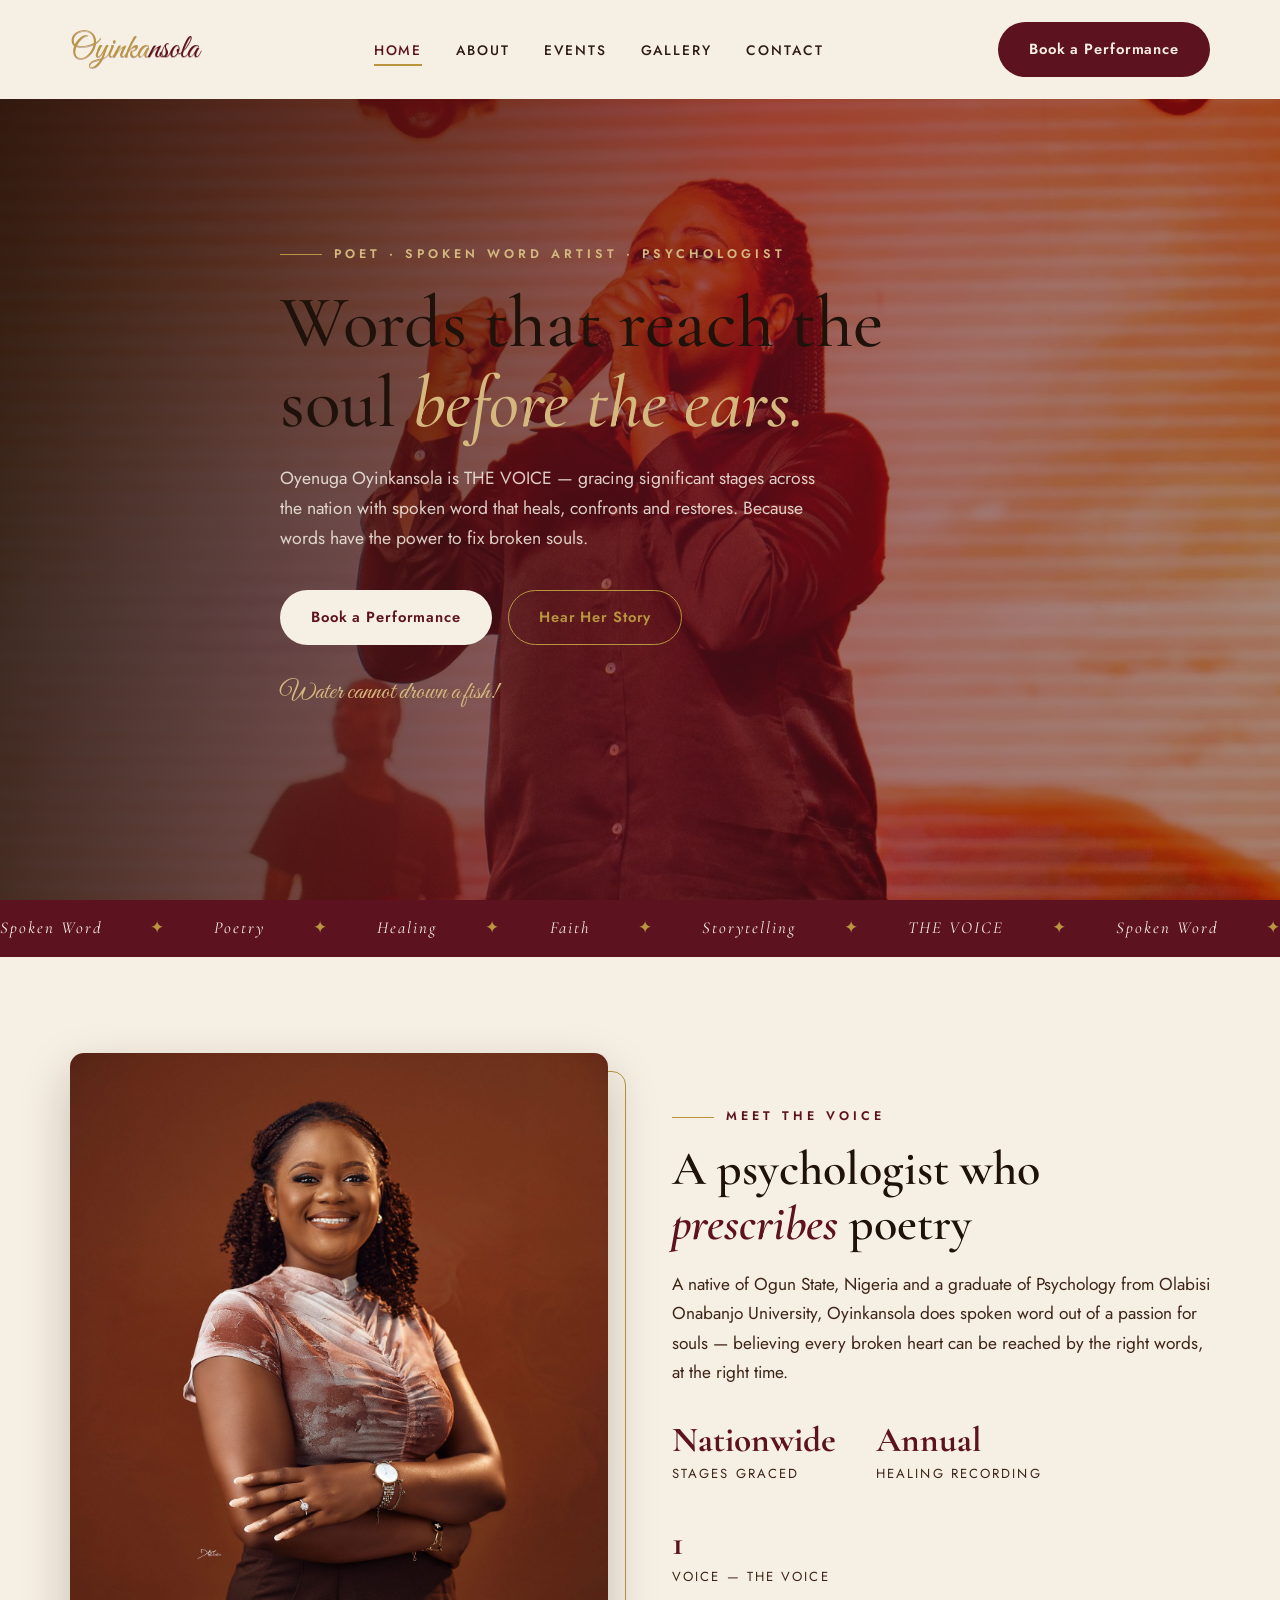
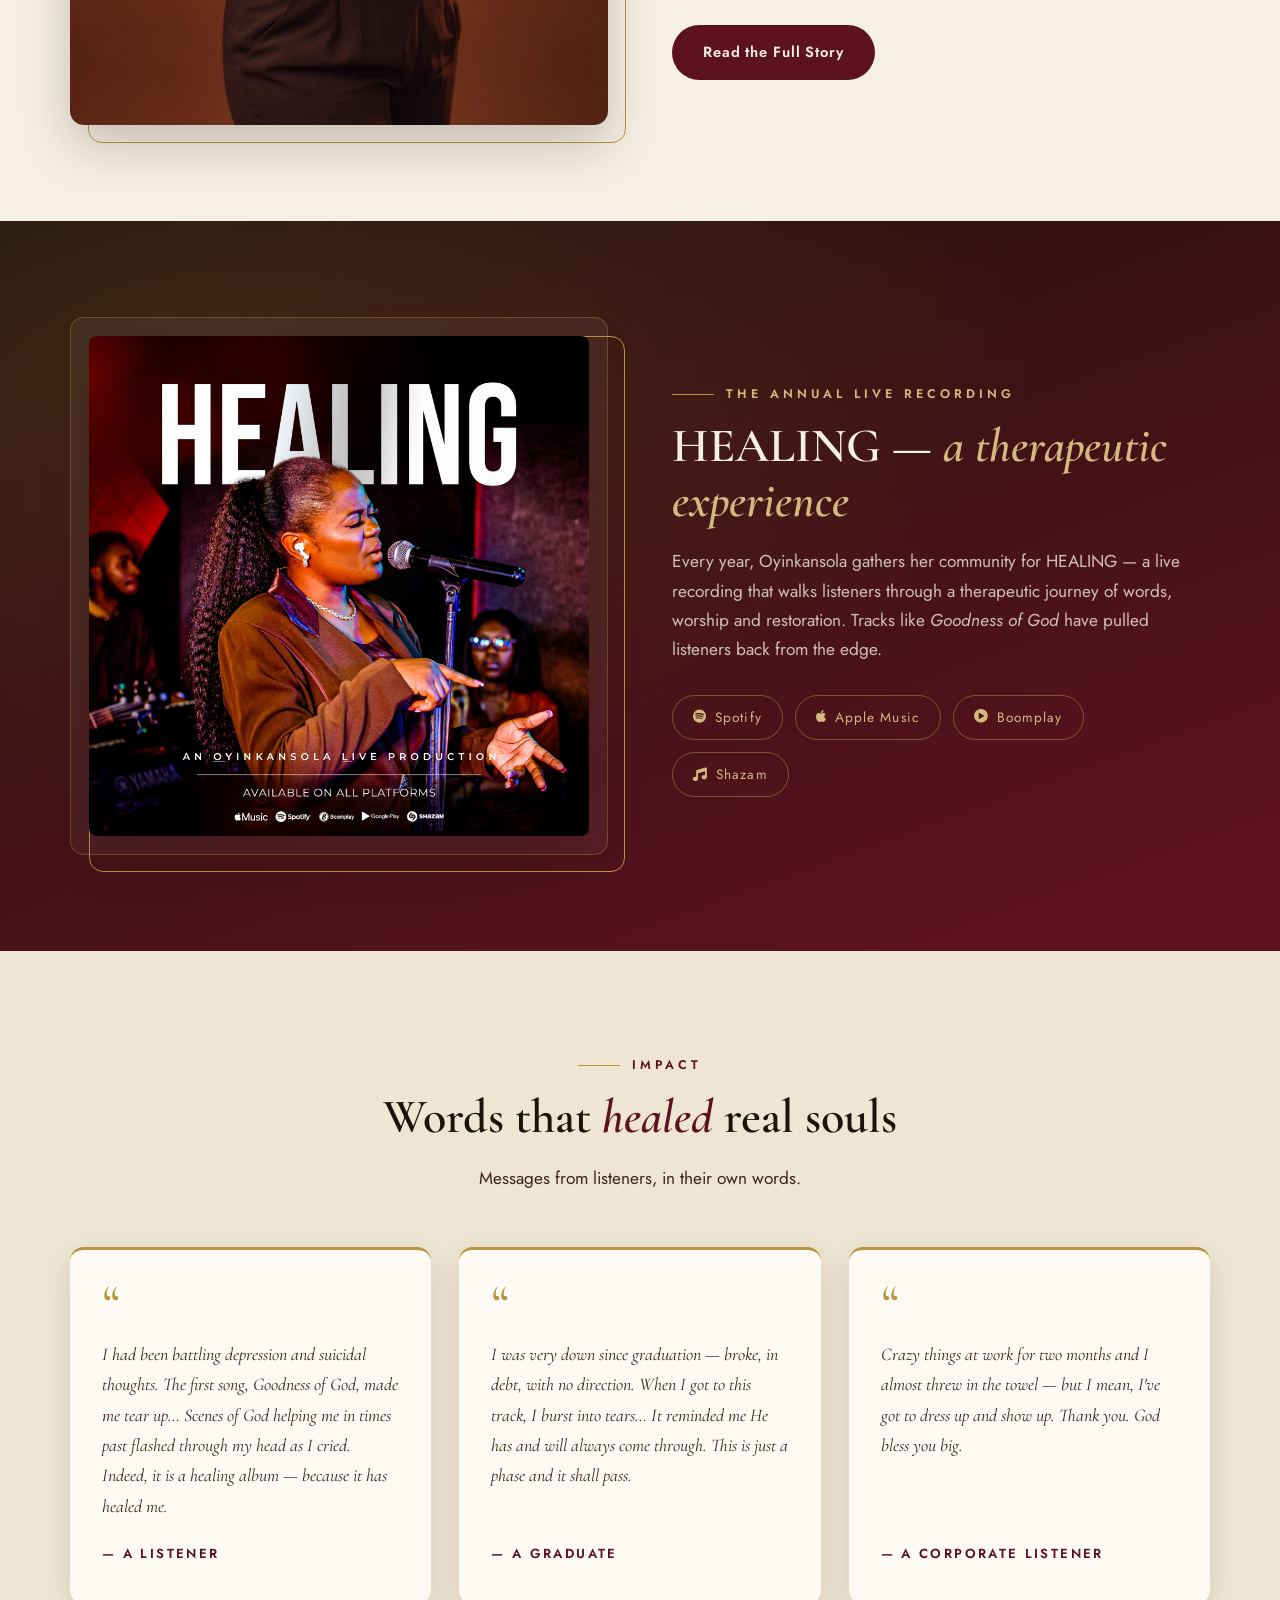
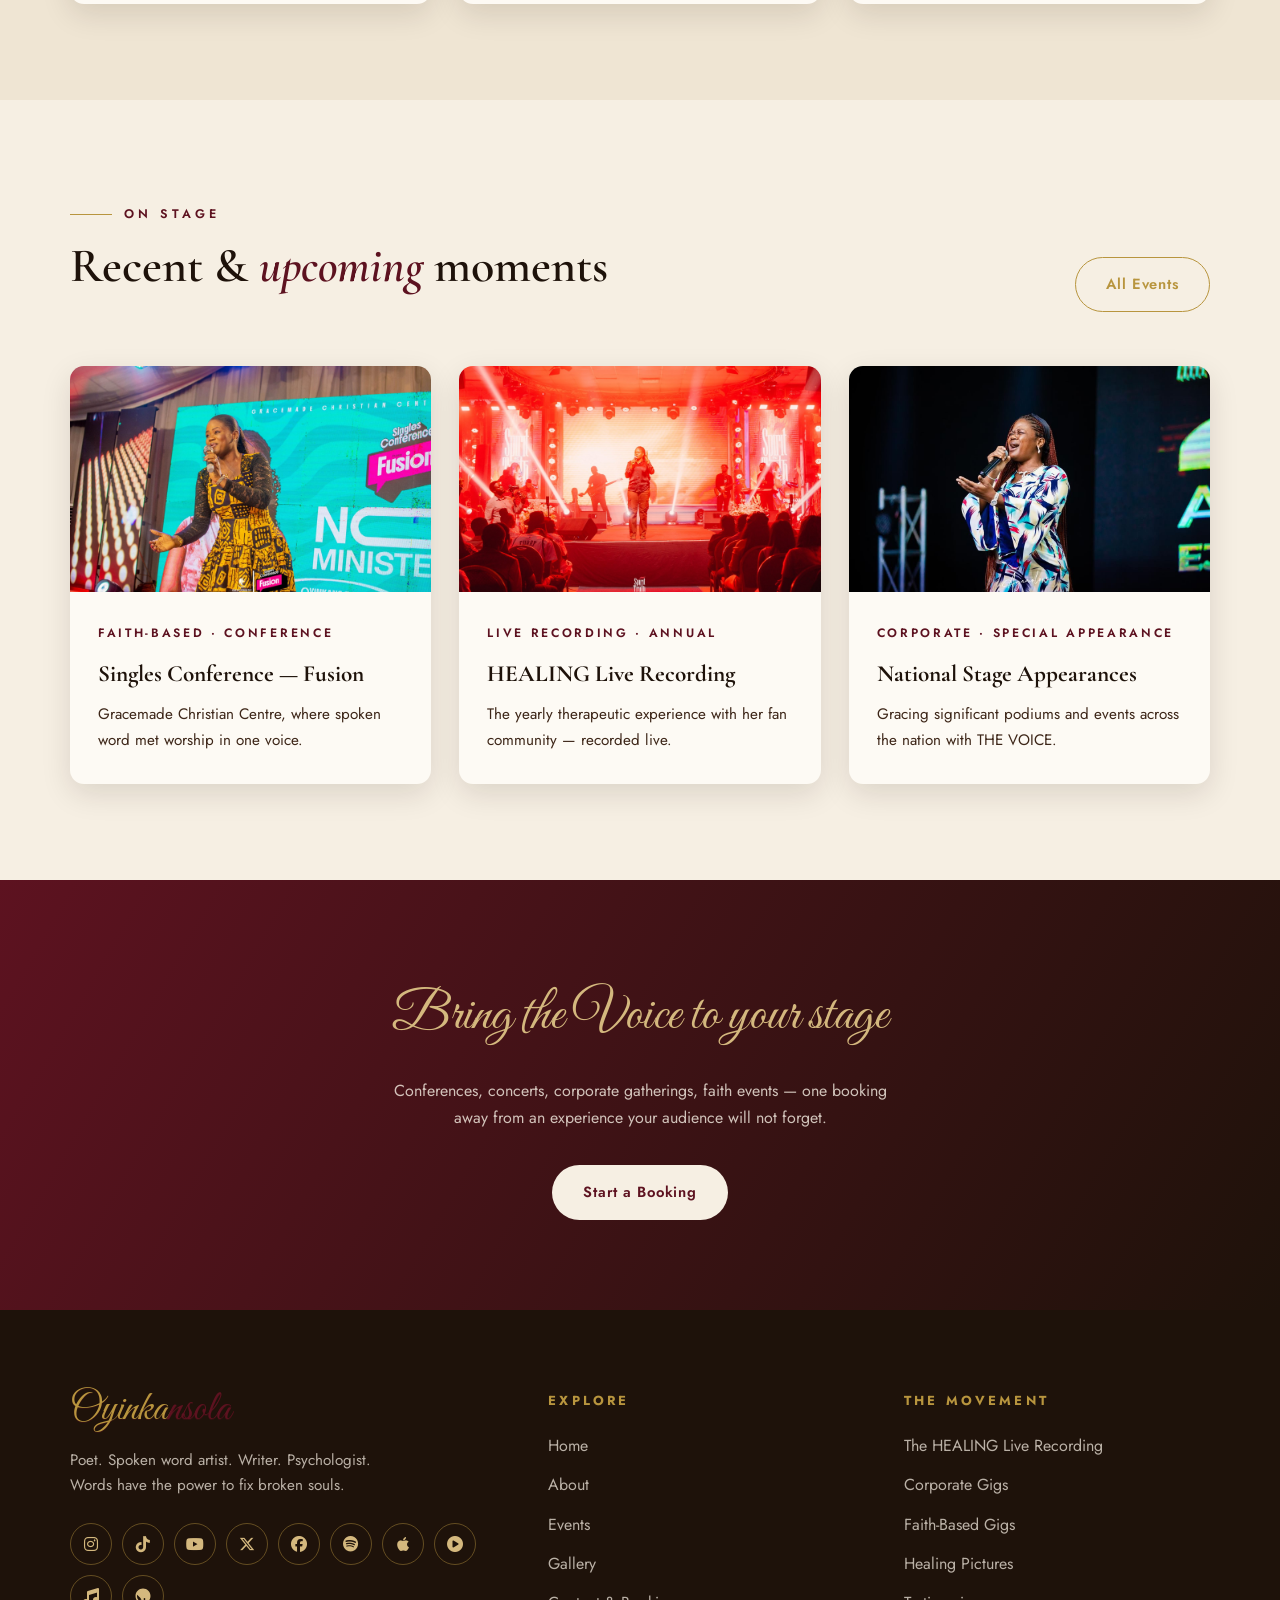
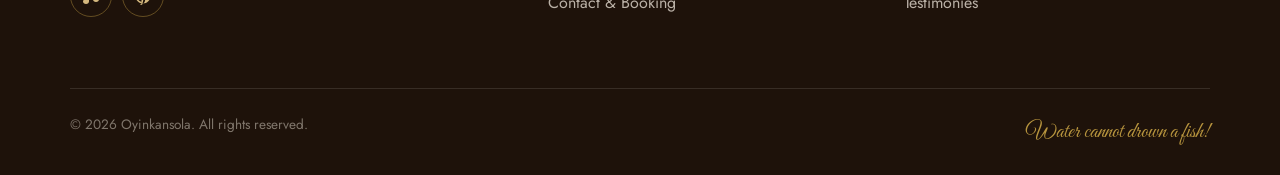
<file: index.html>
<!DOCTYPE html>
<html lang="en">
<head>
<meta charset="UTF-8">
<meta name="viewport" content="width=device-width, initial-scale=1.0">
<title>Oyinkansola — Spoken Word Artist | The Voice</title>
<meta name="description" content="Oyenuga Oyinkansola — poet, spoken word artist, writer and psychologist. Words have the power to fix broken souls.">
<link rel="preconnect" href="https://fonts.googleapis.com">
<link rel="preconnect" href="https://fonts.gstatic.com" crossorigin>
<link href="https://fonts.googleapis.com/css2?family=Great+Vibes&family=Cormorant+Garamond:ital,wght@0,400;0,500;0,600;1,400;1,500&family=Jost:wght@300;400;500;600&display=swap" rel="stylesheet">
<link rel="stylesheet" href="https://cdnjs.cloudflare.com/ajax/libs/font-awesome/6.5.1/css/all.min.css">
<link rel="stylesheet" href="css/style.css">
<link rel="icon" href="data:image/svg+xml,<svg xmlns='http://www.w3.org/2000/svg' viewBox='0 0 100 100'><text y='.9em' font-size='90' font-family='serif' font-style='italic' fill='%236E1423'>O</text></svg>">
</head>
<body>

<header class="site-header">
  <div class="container nav-wrap">
    <a href="index.html" class="logo">Oyinka<span>nsola</span></a>
    <nav>
      <ul class="nav-links"><li><a href="index.html" class="active">Home</a></li><li><a href="about.html" class="">About</a></li><li><a href="events.html" class="">Events</a></li><li><a href="gallery.html" class="">Gallery</a></li><li><a href="contact.html" class="">Contact</a></li></ul>
    </nav>
    <a href="contact.html" class="btn btn-solid nav-cta">Book a Performance</a>
    <button class="burger" aria-label="Toggle menu"><span></span><span></span><span></span></button>
  </div>
</header>

<!-- ============ HERO ============ -->
<section class="hero">
  <div class="container hero-inner">
    <span class="kicker">Poet · Spoken Word Artist · Psychologist</span>
    <h1>Words that reach the soul <em>before the ears.</em></h1>
    <p>Oyenuga Oyinkansola is THE VOICE — gracing significant stages across the nation with spoken word that heals, confronts and restores. Because words have the power to fix broken souls.</p>
    <div class="hero-actions">
      <a href="contact.html" class="btn btn-cream">Book a Performance</a>
      <a href="about.html" class="btn btn-ghost">Hear Her Story</a>
    </div>
    <span class="script">Water cannot drown a fish!</span>
  </div>
</section>

<!-- ============ MARQUEE ============ -->
<div class="marquee" aria-hidden="true">
  <div class="marquee-track">
    <span>Spoken Word</span><span>Poetry</span><span>Healing</span><span>Faith</span><span>Storytelling</span><span>THE VOICE</span>
    <span>Spoken Word</span><span>Poetry</span><span>Healing</span><span>Faith</span><span>Storytelling</span><span>THE VOICE</span>
  </div>
</div>

<!-- ============ INTRO / ABOUT PREVIEW ============ -->
<section>
  <div class="container split">
    <div class="frame reveal">
      <img src="images/portfolio/portrait.jpg" alt="Oyinkansola — warm studio portrait">
    </div>
    <div class="reveal d1">
      <span class="kicker">Meet the Voice</span>
      <h2 class="section-title">A psychologist who <em>prescribes</em> poetry</h2>
      <p class="lead">A native of Ogun State, Nigeria and a graduate of Psychology from Olabisi Onabanjo University, Oyinkansola does spoken word out of a passion for souls — believing every broken heart can be reached by the right words, at the right time.</p>
      <div class="stat-row">
        <div class="stat"><h3>Nationwide</h3><p>Stages Graced</p></div>
        <div class="stat"><h3>Annual</h3><p>Healing Recording</p></div>
        <div class="stat"><h3>1</h3><p>Voice — THE VOICE</p></div>
      </div>
      <div style="margin-top:36px;">
        <a href="about.html" class="btn btn-solid">Read the Full Story</a>
      </div>
    </div>
  </div>
</section>

<!-- ============ HEALING FEATURE ============ -->
<section class="healing" id="healing">
  <div class="container split">
    <div class="frame album-card reveal">
      <img src="images/healing/healing-album.jpg" alt="HEALING — a live recording by Oyinkansola">
    </div>
    <div class="reveal d1">
      <span class="kicker" style="color:var(--gold-soft);">The Annual Live Recording</span>
      <h2 class="section-title">HEALING — <em>a therapeutic experience</em></h2>
      <p class="lead">Every year, Oyinkansola gathers her community for HEALING — a live recording that walks listeners through a therapeutic journey of words, worship and restoration. Tracks like <em>Goodness of God</em> have pulled listeners back from the edge.</p>
      <div class="platforms">
        <a class="chip" href="https://open.spotify.com/artist/51xi1hZLNlxJphbP2n19Sq?si=U4EwscEfTDiEEV1-WQXwZw&utm_source=copy-link"><i class="fa-brands fa-spotify"></i> Spotify</a>
        <a class="chip" href="https://music.apple.com/ng/artist/oyinkansola/1733755542"><i class="fa-brands fa-apple"></i> Apple Music</a>
        <a class="chip" href="https://www.boomplay.com/share/artist/EQJH9vgORCneWINgl2vvHW7T?srModel=COPYLINK&share_content=artist&share_channel=copylink&share_platform=ios&srList=IOS"><i class="fa-solid fa-circle-play"></i> Boomplay</a>
        <a class="chip" href="https://www.shazam.com/artist/oyinkansola/1733755542"><i class="fa-solid fa-music"></i> Shazam</a>
      </div>
    </div>
  </div>
</section>

<!-- ============ TESTIMONIES ============ -->
<section class="testimonies">
  <div class="container">
    <div style="text-align:center;" class="reveal">
      <span class="kicker" style="justify-content:center;">Impact</span>
      <h2 class="section-title">Words that <em>healed</em> real souls</h2>
      <p class="lead" style="margin:0 auto;">Messages from listeners, in their own words.</p>
    </div>
    <div class="quote-grid">
      <div class="quote-card reveal d1">
        <span class="mark">&ldquo;</span>
        <p>I had been battling depression and suicidal thoughts. The first song, Goodness of God, made me tear up… Scenes of God helping me in times past flashed through my head as I cried. Indeed, it is a healing album — because it has healed me.</p>
        <cite>— A Listener</cite>
      </div>
      <div class="quote-card reveal d2">
        <span class="mark">&ldquo;</span>
        <p>I was very down since graduation — broke, in debt, with no direction. When I got to this track, I burst into tears… It reminded me He has and will always come through. This is just a phase and it shall pass.</p>
        <cite>— A Graduate</cite>
      </div>
      <div class="quote-card reveal d3">
        <span class="mark">&ldquo;</span>
        <p>Crazy things at work for two months and I almost threw in the towel — but I mean, I've got to dress up and show up. Thank you. God bless you big.</p>
        <cite>— A Corporate Listener</cite>
      </div>
    </div>
  </div>
</section>

<!-- ============ EVENTS PREVIEW ============ -->
<section>
  <div class="container">
    <div class="reveal" style="display:flex; justify-content:space-between; align-items:flex-end; flex-wrap:wrap; gap:20px;">
      <div>
        <span class="kicker">On Stage</span>
        <h2 class="section-title">Recent & <em>upcoming</em> moments</h2>
      </div>
      <a href="events.html" class="btn btn-ghost">All Events</a>
    </div>
    <div class="card-row">
      <div class="event-card reveal d1">
        <div class="thumb"><img src="images/faith/event-gracemade.jpg" alt="Singles Conference Fusion at Gracemade Christian Centre"></div>
        <div class="body">
          <span class="event-date">Faith-Based · Conference</span>
          <h3>Singles Conference — Fusion</h3>
          <p>Gracemade Christian Centre, where spoken word met worship in one voice.</p>
        </div>
      </div>
      <div class="event-card reveal d2">
        <div class="thumb"><img src="images/faith/stage-wide.jpg" alt="Oyinkansola performing on a red-lit stage"></div>
        <div class="body">
          <span class="event-date">Live Recording · Annual</span>
          <h3>HEALING Live Recording</h3>
          <p>The yearly therapeutic experience with her fan community — recorded live.</p>
        </div>
      </div>
      <div class="event-card reveal d3">
        <div class="thumb"><img src="images/corporate/gig-color.jpg" alt="Oyinkansola performing in a colourful print dress"></div>
        <div class="body">
          <span class="event-date">Corporate · Special Appearance</span>
          <h3>National Stage Appearances</h3>
          <p>Gracing significant podiums and events across the nation with THE VOICE.</p>
        </div>
      </div>
    </div>
  </div>
</section>

<!-- ============ CTA STRIP ============ -->
<section class="cta-strip">
  <div class="container reveal">
    <span class="script">Bring the Voice to your stage</span>
    <p>Conferences, concerts, corporate gatherings, faith events — one booking away from an experience your audience will not forget.</p>
    <a href="contact.html" class="btn btn-cream">Start a Booking</a>
  </div>
</section>

<footer class="site-footer">
  <div class="container">
    <div class="footer-grid">
      <div>
        <a href="index.html" class="logo">Oyinka<span>nsola</span></a>
        <p style="margin-top:16px; max-width:320px; font-size:.95rem;">Poet. Spoken word artist. Writer. Psychologist. Words have the power to fix broken souls.</p>
        <div class="footer-socials">
          <a href="https://www.instagram.com/oyinkansollaa?stkn=MXU5OGxobjhtNm1hZA==" aria-label="Instagram"><i class="fa-brands fa-instagram"></i></a>
          <a href="https://www.tiktok.com/@oyinkansolla?_r=1&_t=ZS-9A0dyNl6cGy" aria-label="TikTok"><i class="fa-brands fa-tiktok"></i></a>
          <a href="https://youtube.com/@oyinkansollaa?si=VGP-cBxvACcCY1h3" aria-label="YouTube"><i class="fa-brands fa-youtube"></i></a>
          <a href="https://x.com/oyinkansollaa?s=11&t=FoAghMT0mLtvlwFBlUnQeA" aria-label="X"><i class="fa-brands fa-x-twitter"></i></a>
          <a href="https://www.facebook.com/share/1C9cNFftnW/?mibextid=wwXIfr" aria-label="Facebook"><i class="fa-brands fa-facebook"></i></a>
          <a href="https://open.spotify.com/artist/51xi1hZLNlxJphbP2n19Sq?si=U4EwscEfTDiEEV1-WQXwZw&utm_source=copy-link" aria-label="Spotify"><i class="fa-brands fa-spotify"></i></a>
          <a href="https://music.apple.com/ng/artist/oyinkansola/1733755542" aria-label="Apple Music"><i class="fa-brands fa-apple"></i></a>
          <a href="https://www.boomplay.com/share/artist/EQJH9vgORCneWINgl2vvHW7T?srModel=COPYLINK&share_content=artist&share_channel=copylink&share_platform=ios&srList=IOS" aria-label="Boomplay"><i class="fa-solid fa-circle-play"></i></a>
          <a href="https://www.shazam.com/artist/oyinkansola/1733755542" aria-label="Shazam"><i class="fa-solid fa-music"></i></a>
          <a href="https://audiomack.com/oyinkansolla-1" aria-label="Audiomack"><svg width="18" height="18" viewBox="0 0 24 24" fill="currentColor"><path d="M12 2C6.48 2 2 6.48 2 12s4.48 10 10 10 10-4.48 10-10S17.52 2 12 2zm-1 17.93c-3.95-.49-7-3.85-7-7.93 0-.62.08-1.21.21-1.79L9 15v1.46l1 .5V21h2v-3.04l1-.5V15l1.79-.36c.13.58.21 1.17.21 1.79 0 4.08-3.05 7.44-7 7.93z"/></svg></a>
        </div>
      </div>
      <div>
        <h4>Explore</h4>
        <ul>
          <li><a href="index.html">Home</a></li>
          <li><a href="about.html">About</a></li>
          <li><a href="events.html">Events</a></li>
          <li><a href="gallery.html">Gallery</a></li>
          <li><a href="contact.html">Contact & Booking</a></li>
        </ul>
      </div>
      <div>
        <h4>The Movement</h4>
        <ul>
          <li><a href="index.html#healing">The HEALING Live Recording</a></li>
          <li><a href="gallery.html?filter=corporate">Corporate Gigs</a></li>
          <li><a href="gallery.html?filter=faith">Faith-Based Gigs</a></li>
          <li><a href="gallery.html?filter=healing">Healing Pictures</a></li>
          <li><a href="gallery.html?filter=testimonies">Testimonies</a></li>
        </ul>
      </div>
    </div>
    <div class="footer-bottom">
      <span>&copy; <span class="year"></span> Oyinkansola. All rights reserved.</span>
      <span class="script">Water cannot drown a fish!</span>
    </div>
  </div>
</footer>
<script src="js/main.js"></script>
</body>
</html>
</file>
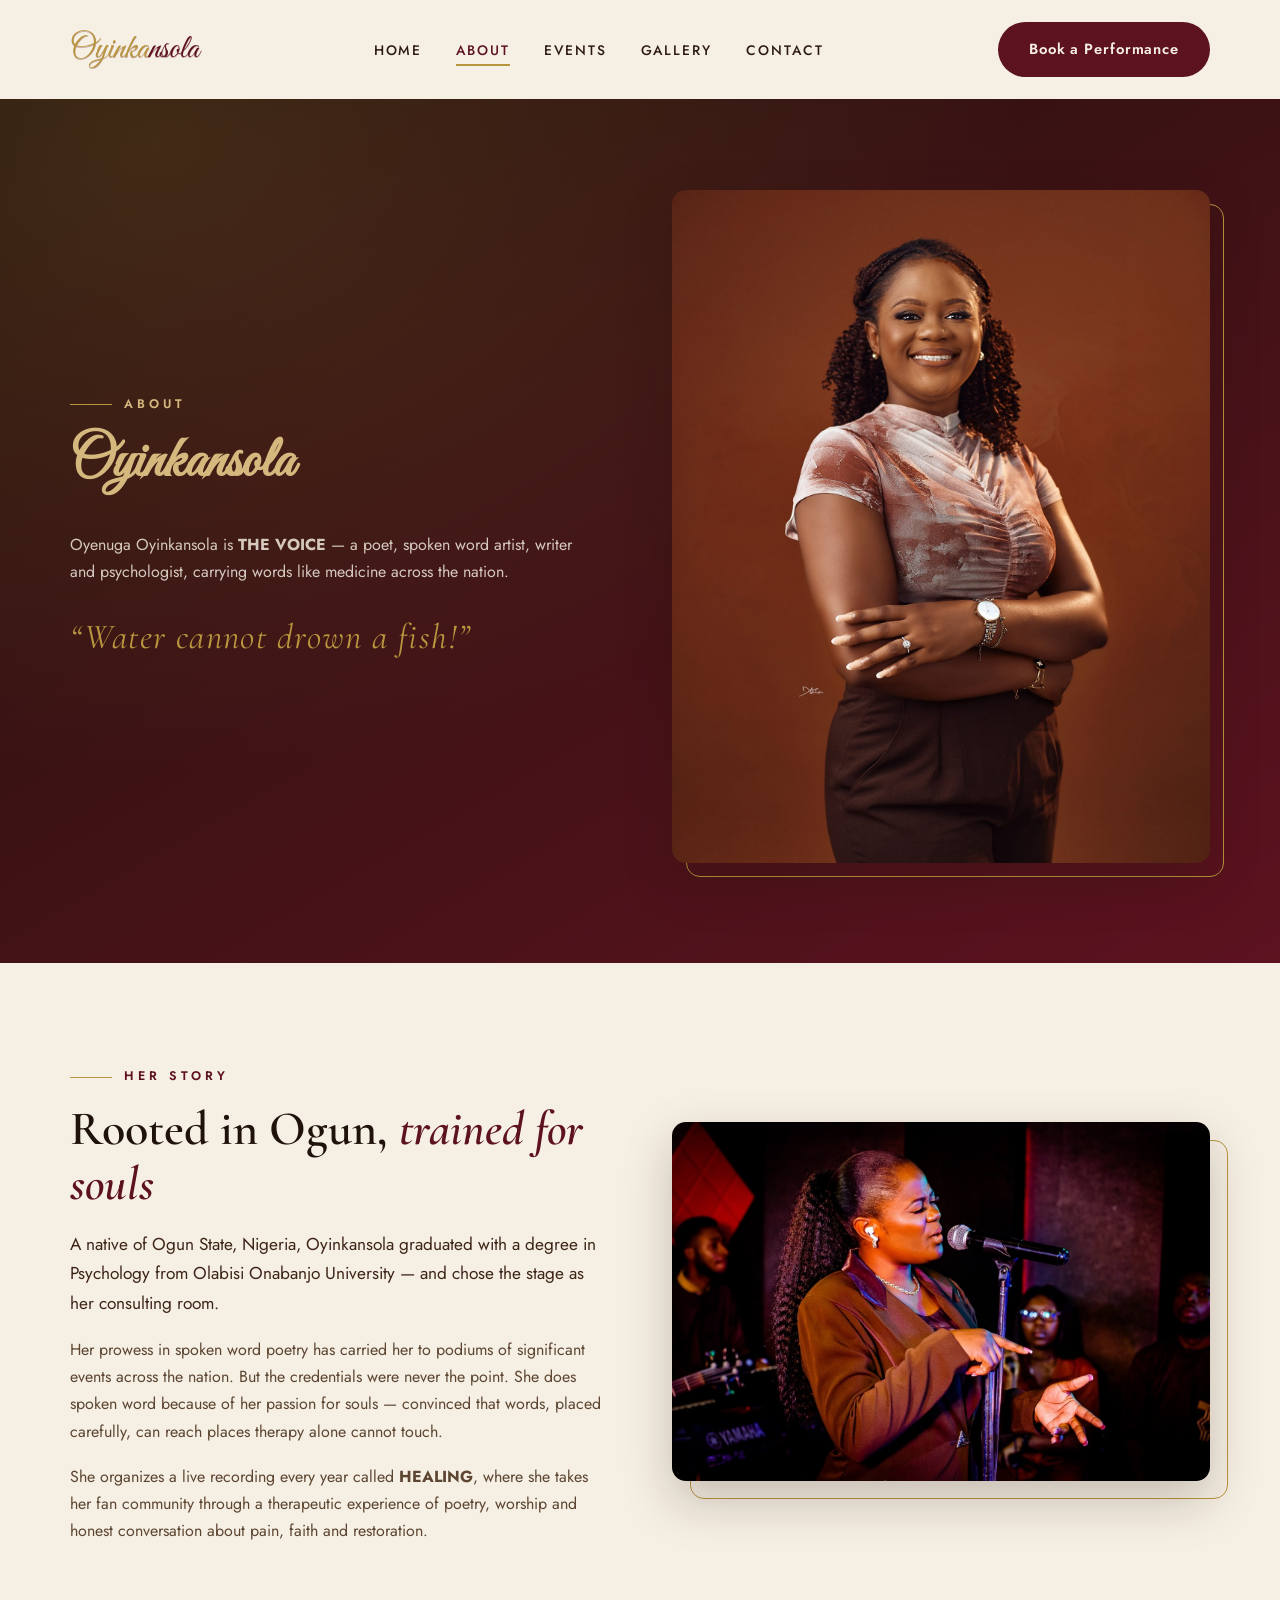
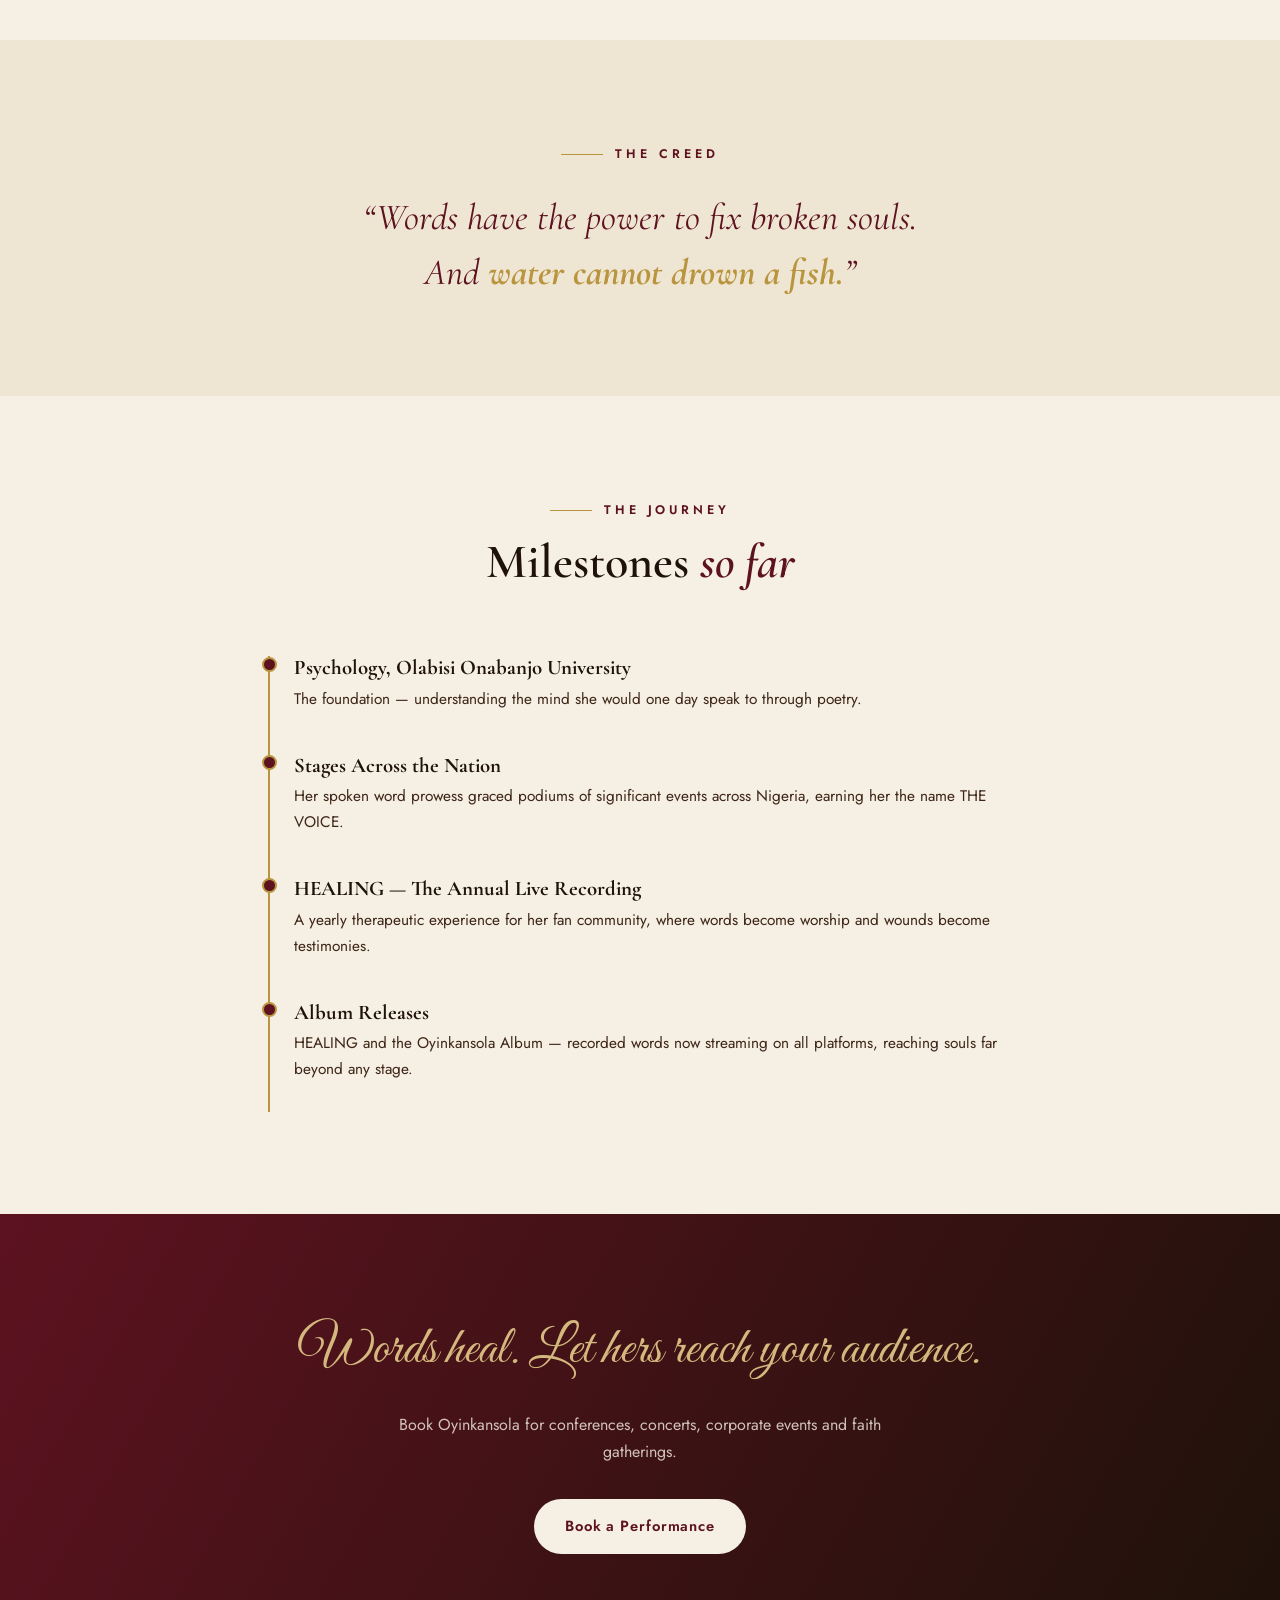
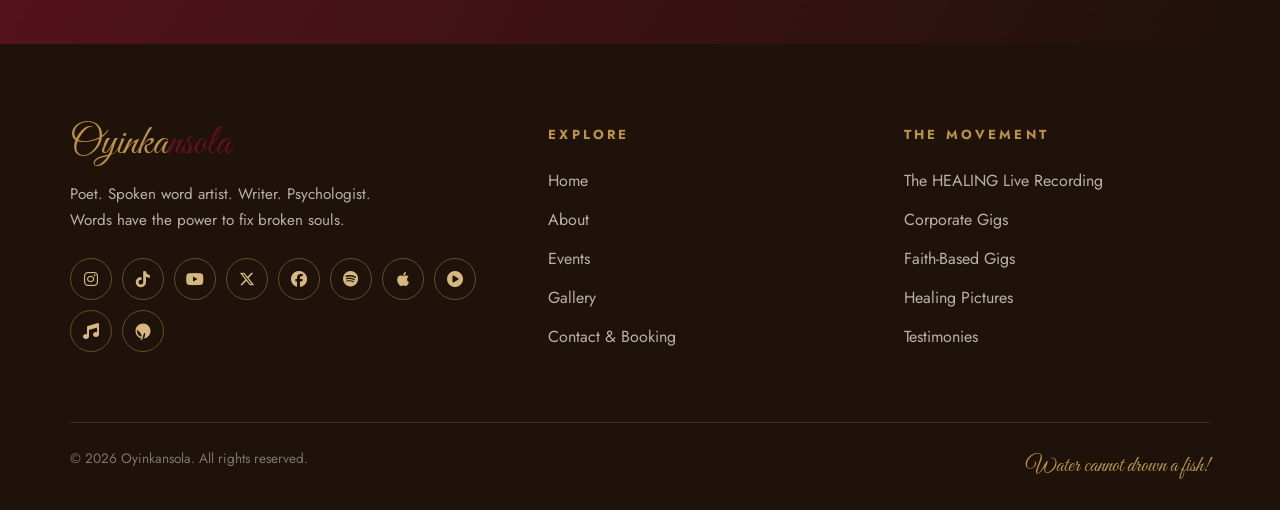
<file: about.html>
<!DOCTYPE html>
<html lang="en">
<head>
<meta charset="UTF-8">
<meta name="viewport" content="width=device-width, initial-scale=1.0">
<title>About — Oyinkansola | Poet, Spoken Word Artist, Psychologist</title>
<meta name="description" content="The story of Oyenuga Oyinkansola — THE VOICE. Poet, spoken word artist, writer and psychologist from Ogun State, Nigeria.">
<link rel="preconnect" href="https://fonts.googleapis.com">
<link rel="preconnect" href="https://fonts.gstatic.com" crossorigin>
<link href="https://fonts.googleapis.com/css2?family=Great+Vibes&family=Cormorant+Garamond:ital,wght@0,400;0,500;0,600;1,400;1,500&family=Jost:wght@300;400;500;600&display=swap" rel="stylesheet">
<link rel="stylesheet" href="https://cdnjs.cloudflare.com/ajax/libs/font-awesome/6.5.1/css/all.min.css">
<link rel="stylesheet" href="css/style.css">
<link rel="icon" href="data:image/svg+xml,<svg xmlns='http://www.w3.org/2000/svg' viewBox='0 0 100 100'><text y='.9em' font-size='90' font-family='serif' font-style='italic' fill='%236E1423'>O</text></svg>">
</head>
<body>

<header class="site-header">
  <div class="container nav-wrap">
    <a href="index.html" class="logo">Oyinka<span>nsola</span></a>
    <nav>
      <ul class="nav-links"><li><a href="index.html" class="">Home</a></li><li><a href="about.html" class="active">About</a></li><li><a href="events.html" class="">Events</a></li><li><a href="gallery.html" class="">Gallery</a></li><li><a href="contact.html" class="">Contact</a></li></ul>
    </nav>
    <a href="contact.html" class="btn btn-solid nav-cta">Book a Performance</a>
    <button class="burger" aria-label="Toggle menu"><span></span><span></span><span></span></button>
  </div>
</header>

<!-- ============ ABOUT HERO ============ -->
<section class="about-hero">
  <div class="container split">
    <div class="reveal">
      <span class="kicker" style="color:var(--gold-soft);">About</span>
      <h1 class="script">Oyinkansola</h1>
      <p style="margin-top:18px;">Oyenuga Oyinkansola is <strong>THE VOICE</strong> — a poet, spoken word artist, writer and psychologist, carrying words like medicine across the nation.</p>
      <div class="catch-banner" style="text-align:left; padding-top:22px;">&ldquo;Water cannot drown a fish!&rdquo;</div>
    </div>
    <div class="frame tight reveal d1">
      <img src="images/portfolio/portrait.jpg" alt="Oyinkansola portrait">
    </div>
  </div>
</section>

<!-- ============ STORY ============ -->
<section>
  <div class="container split">
    <div class="reveal">
      <span class="kicker">Her Story</span>
      <h2 class="section-title">Rooted in Ogun, <em>trained for souls</em></h2>
      <p class="lead">A native of Ogun State, Nigeria, Oyinkansola graduated with a degree in Psychology from Olabisi Onabanjo University — and chose the stage as her consulting room.</p>
      <p style="margin-top:18px; color:#5c4632;">Her prowess in spoken word poetry has carried her to podiums of significant events across the nation. But the credentials were never the point. She does spoken word because of her passion for souls — convinced that words, placed carefully, can reach places therapy alone cannot touch.</p>
      <p style="margin-top:18px; color:#5c4632;">She organizes a live recording every year called <strong>HEALING</strong>, where she takes her fan community through a therapeutic experience of poetry, worship and honest conversation about pain, faith and restoration.</p>
    </div>
    <div class="frame reveal d1">
      <img src="images/corporate/gig-brown.jpg" alt="Oyinkansola performing under stage lights">
    </div>
  </div>
</section>

<!-- ============ CREED ============ -->
<section class="creed">
  <div class="container">
    <span class="kicker reveal" style="justify-content:center;">The Creed</span>
    <blockquote class="reveal d1" style="margin-top:24px;">&ldquo;Words have the power to fix broken souls.<br>And <strong>water cannot drown a fish.</strong>&rdquo;</blockquote>
  </div>
</section>

<!-- ============ JOURNEY ============ -->
<section>
  <div class="container">
    <div style="text-align:center;" class="reveal">
      <span class="kicker" style="justify-content:center;">The Journey</span>
      <h2 class="section-title">Milestones <em>so far</em></h2>
    </div>
    <div class="timeline">
      <div class="t-item reveal"><h4>Psychology, Olabisi Onabanjo University</h4><p>The foundation — understanding the mind she would one day speak to through poetry.</p></div>
      <div class="t-item reveal"><h4>Stages Across the Nation</h4><p>Her spoken word prowess graced podiums of significant events across Nigeria, earning her the name THE VOICE.</p></div>
      <div class="t-item reveal"><h4>HEALING — The Annual Live Recording</h4><p>A yearly therapeutic experience for her fan community, where words become worship and wounds become testimonies.</p></div>
      <div class="t-item reveal"><h4>Album Releases</h4><p>HEALING and the Oyinkansola Album — recorded words now streaming on all platforms, reaching souls far beyond any stage.</p></div>
    </div>
  </div>
</section>

<!-- ============ CTA ============ -->
<section class="cta-strip">
  <div class="container reveal">
    <span class="script">Words heal. Let hers reach your audience.</span>
    <p>Book Oyinkansola for conferences, concerts, corporate events and faith gatherings.</p>
    <a href="contact.html" class="btn btn-cream">Book a Performance</a>
  </div>
</section>

<footer class="site-footer">
  <div class="container">
    <div class="footer-grid">
      <div>
        <a href="index.html" class="logo">Oyinka<span>nsola</span></a>
        <p style="margin-top:16px; max-width:320px; font-size:.95rem;">Poet. Spoken word artist. Writer. Psychologist. Words have the power to fix broken souls.</p>
        <div class="footer-socials">
          <a href="https://www.instagram.com/oyinkansollaa?stkn=MXU5OGxobjhtNm1hZA==" aria-label="Instagram"><i class="fa-brands fa-instagram"></i></a>
          <a href="https://www.tiktok.com/@oyinkansolla?_r=1&_t=ZS-9A0dyNl6cGy" aria-label="TikTok"><i class="fa-brands fa-tiktok"></i></a>
          <a href="https://youtube.com/@oyinkansollaa?si=VGP-cBxvACcCY1h3" aria-label="YouTube"><i class="fa-brands fa-youtube"></i></a>
          <a href="https://x.com/oyinkansollaa?s=11&t=FoAghMT0mLtvlwFBlUnQeA" aria-label="X"><i class="fa-brands fa-x-twitter"></i></a>
          <a href="https://www.facebook.com/share/1C9cNFftnW/?mibextid=wwXIfr" aria-label="Facebook"><i class="fa-brands fa-facebook"></i></a>
          <a href="https://open.spotify.com/artist/51xi1hZLNlxJphbP2n19Sq?si=U4EwscEfTDiEEV1-WQXwZw&utm_source=copy-link" aria-label="Spotify"><i class="fa-brands fa-spotify"></i></a>
          <a href="https://music.apple.com/ng/artist/oyinkansola/1733755542" aria-label="Apple Music"><i class="fa-brands fa-apple"></i></a>
          <a href="https://www.boomplay.com/share/artist/EQJH9vgORCneWINgl2vvHW7T?srModel=COPYLINK&share_content=artist&share_channel=copylink&share_platform=ios&srList=IOS" aria-label="Boomplay"><i class="fa-solid fa-circle-play"></i></a>
          <a href="https://www.shazam.com/artist/oyinkansola/1733755542" aria-label="Shazam"><i class="fa-solid fa-music"></i></a>
          <a href="https://audiomack.com/oyinkansolla-1" aria-label="Audiomack"><svg width="18" height="18" viewBox="0 0 24 24" fill="currentColor"><path d="M12 2C6.48 2 2 6.48 2 12s4.48 10 10 10 10-4.48 10-10S17.52 2 12 2zm-1 17.93c-3.95-.49-7-3.85-7-7.93 0-.62.08-1.21.21-1.79L9 15v1.46l1 .5V21h2v-3.04l1-.5V15l1.79-.36c.13.58.21 1.17.21 1.79 0 4.08-3.05 7.44-7 7.93z"/></svg></a>
        </div>
      </div>
      <div>
        <h4>Explore</h4>
        <ul>
          <li><a href="index.html">Home</a></li>
          <li><a href="about.html">About</a></li>
          <li><a href="events.html">Events</a></li>
          <li><a href="gallery.html">Gallery</a></li>
          <li><a href="contact.html">Contact & Booking</a></li>
        </ul>
      </div>
      <div>
        <h4>The Movement</h4>
        <ul>
          <li><a href="index.html#healing">The HEALING Live Recording</a></li>
          <li><a href="gallery.html?filter=corporate">Corporate Gigs</a></li>
          <li><a href="gallery.html?filter=faith">Faith-Based Gigs</a></li>
          <li><a href="gallery.html?filter=healing">Healing Pictures</a></li>
          <li><a href="gallery.html?filter=testimonies">Testimonies</a></li>
        </ul>
      </div>
    </div>
    <div class="footer-bottom">
      <span>&copy; <span class="year"></span> Oyinkansola. All rights reserved.</span>
      <span class="script">Water cannot drown a fish!</span>
    </div>
  </div>
</footer>
<script src="js/main.js"></script>
</body>
</html>
</file>
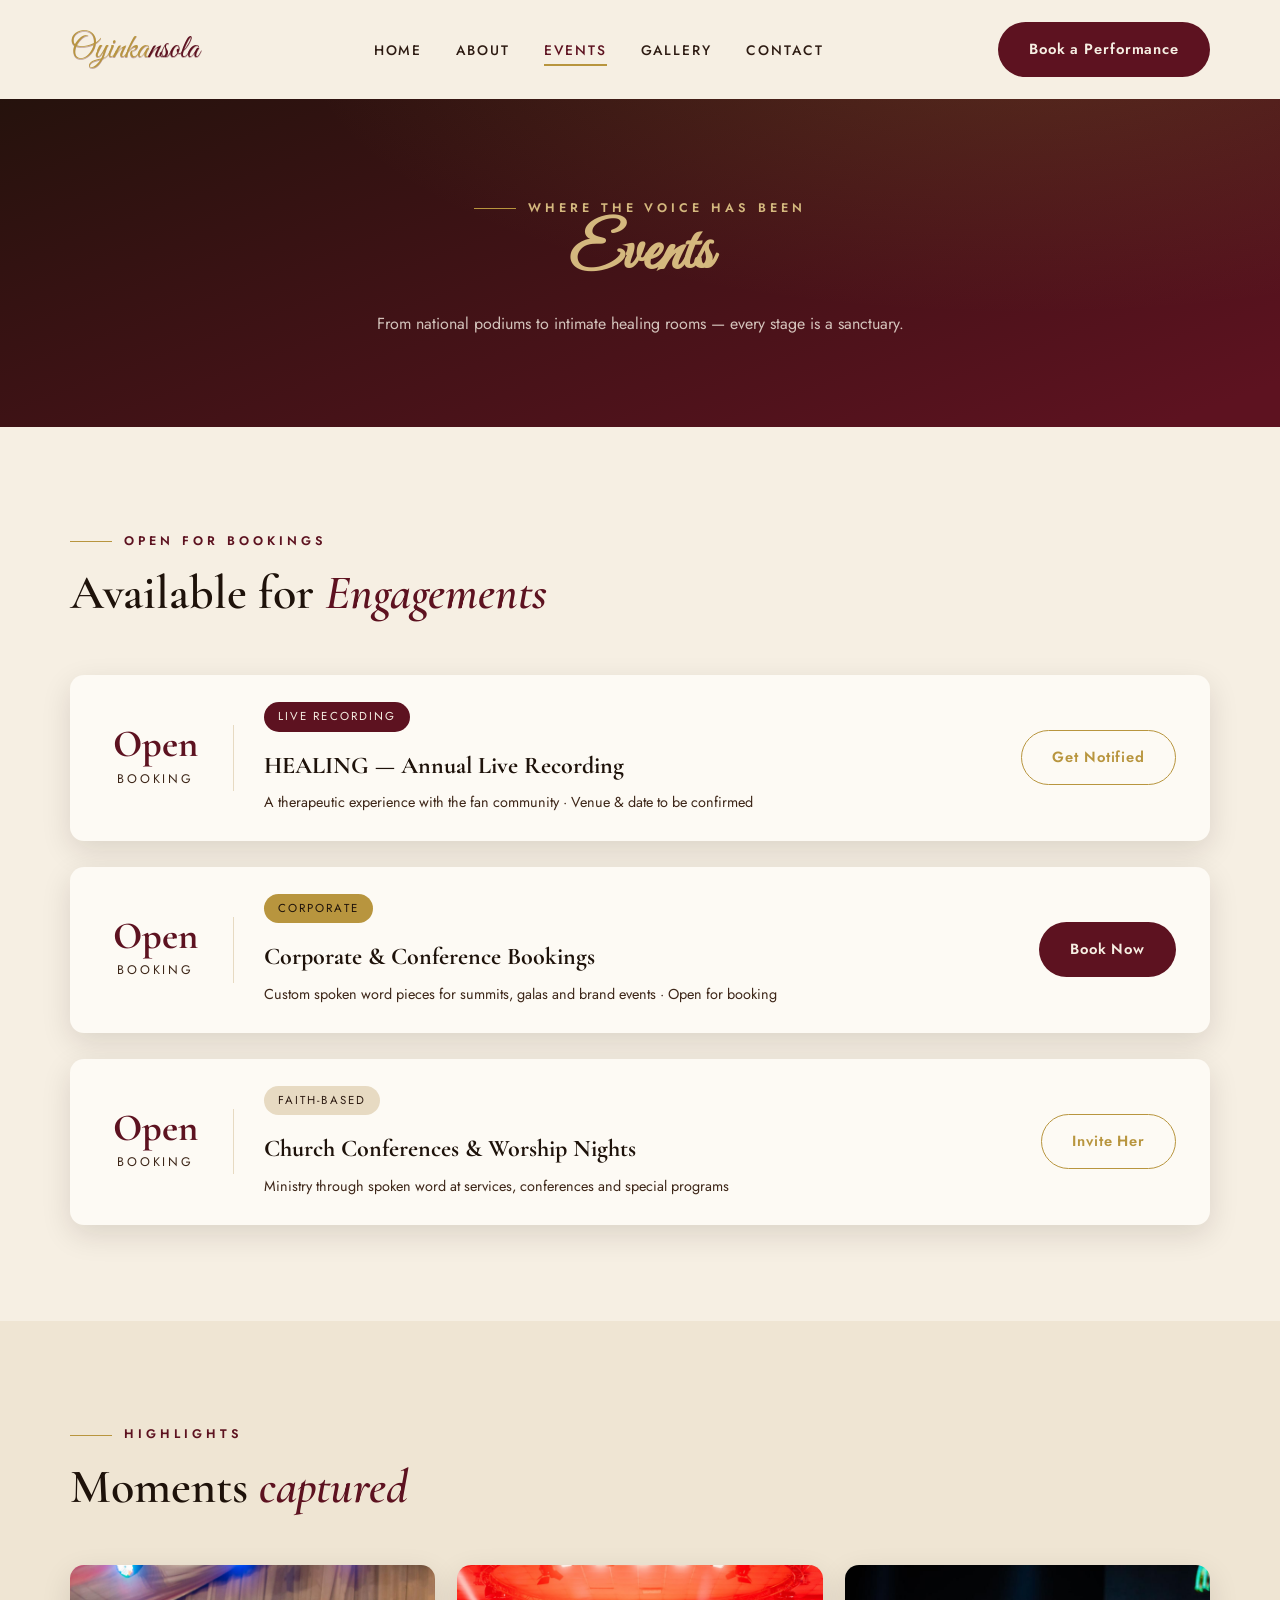
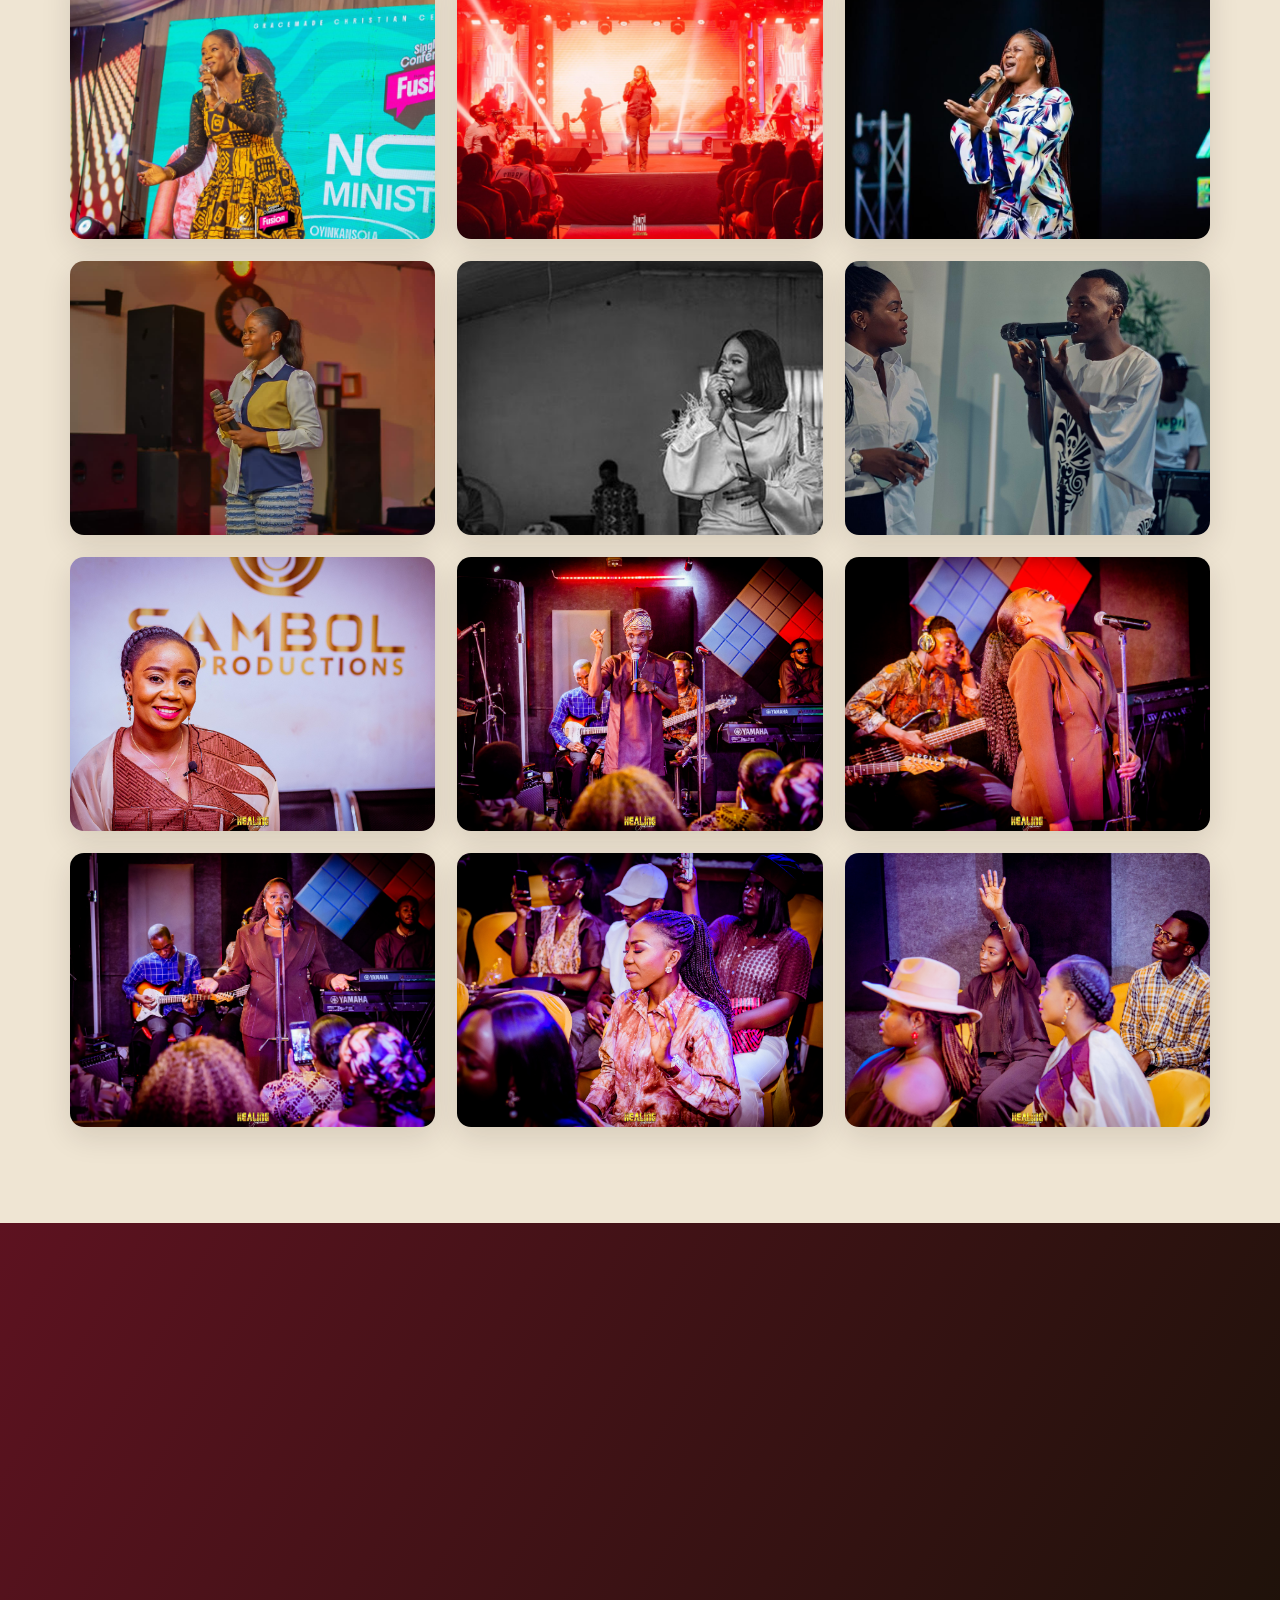
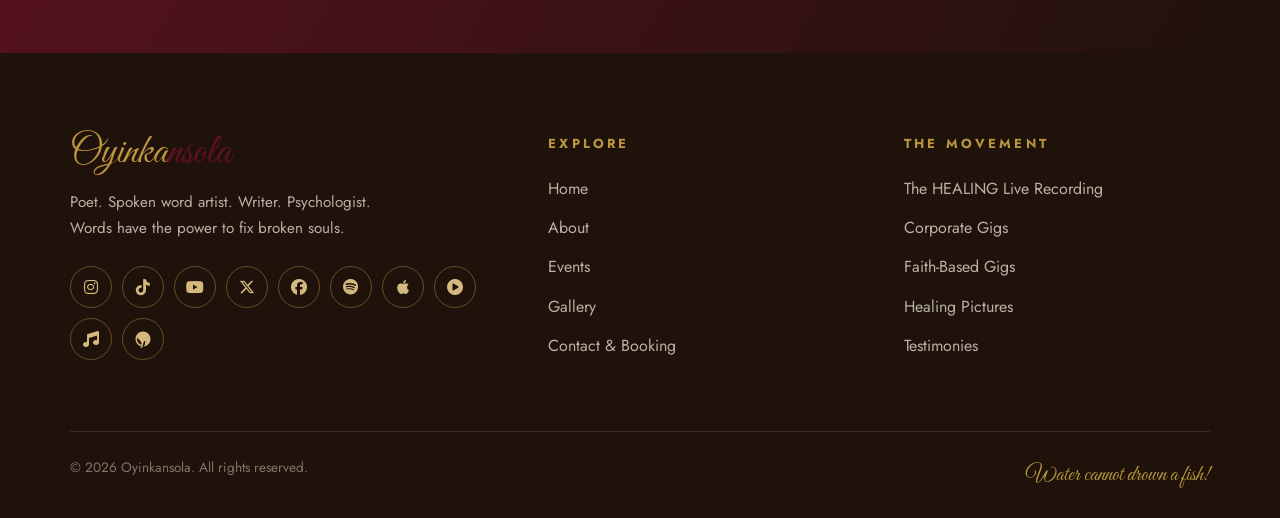
<file: events.html>
<!DOCTYPE html>
<html lang="en">
<head>
<meta charset="UTF-8">
<meta name="viewport" content="width=device-width, initial-scale=1.0">
<title>Events — Oyinkansola | Spoken Word Artist</title>
<meta name="description" content="Upcoming and past events featuring Oyinkansola — THE VOICE. Conferences, live recordings, corporate and faith-based stages.">
<link rel="preconnect" href="https://fonts.googleapis.com">
<link rel="preconnect" href="https://fonts.gstatic.com" crossorigin>
<link href="https://fonts.googleapis.com/css2?family=Great+Vibes&family=Cormorant+Garamond:ital,wght@0,400;0,500;0,600;1,400;1,500&family=Jost:wght@300;400;500;600&display=swap" rel="stylesheet">
<link rel="stylesheet" href="https://cdnjs.cloudflare.com/ajax/libs/font-awesome/6.5.1/css/all.min.css">
<link rel="stylesheet" href="css/style.css">
<link rel="icon" href="data:image/svg+xml,<svg xmlns='http://www.w3.org/2000/svg' viewBox='0 0 100 100'><text y='.9em' font-size='90' font-family='serif' font-style='italic' fill='%236E1423'>O</text></svg>">
</head>
<body>

<header class="site-header">
  <div class="container nav-wrap">
    <a href="index.html" class="logo">Oyinka<span>nsola</span></a>
    <nav>
      <ul class="nav-links"><li><a href="index.html" class="">Home</a></li><li><a href="about.html" class="">About</a></li><li><a href="events.html" class="active">Events</a></li><li><a href="gallery.html" class="">Gallery</a></li><li><a href="contact.html" class="">Contact</a></li></ul>
    </nav>
    <a href="contact.html" class="btn btn-solid nav-cta">Book a Performance</a>
    <button class="burger" aria-label="Toggle menu"><span></span><span></span><span></span></button>
  </div>
</header>

<!-- ============ PAGE HERO ============ -->
<section class="page-hero">
  <div class="container">
    <span class="kicker reveal" style="justify-content:center; color:var(--gold-soft);">Where the Voice Has Been</span>
    <h1 class="script reveal d1">Events</h1>
    <p class="reveal d2">From national podiums to intimate healing rooms — every stage is a sanctuary.</p>
  </div>
</section>

<!-- ============ BOOKING AVAILABILITY ============ -->
<section>
  <div class="container">
    <div class="reveal">
      <span class="kicker">Open for Bookings</span>
      <h2 class="section-title">Available for <em>Engagements</em></h2>
    </div>
    <div class="event-list">
      <div class="event-row reveal d1">
        <div class="date"><b>Open</b><span>Booking</span></div>
        <div>
          <span class="tag burgundy">Live Recording</span>
          <h3>HEALING — Annual Live Recording</h3>
          <p class="meta">A therapeutic experience with the fan community · Venue & date to be confirmed</p>
        </div>
        <a href="contact.html" class="btn btn-ghost">Get Notified</a>
      </div>
      <div class="event-row reveal d2">
        <div class="date"><b>Open</b><span>Booking</span></div>
        <div>
          <span class="tag gold">Corporate</span>
          <h3>Corporate & Conference Bookings</h3>
          <p class="meta">Custom spoken word pieces for summits, galas and brand events · Open for booking</p>
        </div>
        <a href="contact.html" class="btn btn-solid">Book Now</a>
      </div>
      <div class="event-row reveal d3">
        <div class="date"><b>Open</b><span>Booking</span></div>
        <div>
          <span class="tag">Faith-Based</span>
          <h3>Church Conferences & Worship Nights</h3>
          <p class="meta">Ministry through spoken word at services, conferences and special programs</p>
        </div>
        <a href="contact.html" class="btn btn-ghost">Invite Her</a>
      </div>
    </div>
  </div>
</section>

<!-- ============ PAST HIGHLIGHTS ============ -->
<section style="background:var(--cream-soft);">
  <div class="container">
    <div class="reveal">
      <span class="kicker">Highlights</span>
      <h2 class="section-title">Moments <em>captured</em></h2>
    </div>
    <div class="past-grid">
      <div class="g-item reveal d1"><img src="images/faith/event-gracemade.jpg" alt="Singles Conference Fusion, Gracemade Christian Centre"><div class="overlay"><span>Singles Conference — Fusion · Gracemade Christian Centre</span></div></div>
      <div class="g-item reveal d2"><img src="images/faith/stage-wide.jpg" alt="Full band stage performance"><div class="overlay"><span>HEALING Live · Full band moment</span></div></div>
      <div class="g-item reveal d3"><img src="images/corporate/gig-color.jpg" alt="Performing in colourful print dress"><div class="overlay"><span>National stage appearance</span></div></div>
      <div class="g-item reveal d1"><img src="images/corporate/gig-smile.jpg" alt="Smiling mid-performance on red-lit stage"><div class="overlay"><span>Mid-performance joy</span></div></div>
      <div class="g-item reveal d2"><img src="images/corporate/gig-bw.jpg" alt="Black and white performance shot"><div class="overlay"><span>The Voice, in monochrome</span></div></div>
      <div class="g-item reveal d3"><img src="images/healing/healing-duet.jpg" alt="Two voices on stage"><div class="overlay"><span>Shared stage · one message</span></div></div>
      <div class="g-item reveal d1"><img src="images/healing/_MG_6503.jpg" alt="HEALING live recording moment"><div class="overlay"><span>HEALING Live Recording</span></div></div>
      <div class="g-item reveal d2"><img src="images/healing/_MG_6515.jpg" alt="HEALING live recording moment"><div class="overlay"><span>HEALING Live Recording</span></div></div>
      <div class="g-item reveal d3"><img src="images/healing/_MG_6531.jpg" alt="HEALING live recording moment"><div class="overlay"><span>HEALING Live Recording</span></div></div>
      <div class="g-item reveal d1"><img src="images/healing/_MG_6557.jpg" alt="HEALING live recording moment"><div class="overlay"><span>HEALING Live Recording</span></div></div>
      <div class="g-item reveal d2"><img src="images/healing/_MG_6561.jpg" alt="HEALING live recording moment"><div class="overlay"><span>HEALING Live Recording</span></div></div>
      <div class="g-item reveal d3"><img src="images/healing/_MG_6583.jpg" alt="HEALING live recording moment"><div class="overlay"><span>HEALING Live Recording</span></div></div>
    </div>
  </div>
</section>

<!-- ============ CTA ============ -->
<section class="cta-strip">
  <div class="container reveal">
    <span class="script">Your event could be next</span>
    <p>Conferences, concerts, corporate gatherings, church programs — the Voice travels.</p>
    <a href="contact.html" class="btn btn-cream">Start a Booking</a>
  </div>
</section>

<footer class="site-footer">
  <div class="container">
    <div class="footer-grid">
      <div>
        <a href="index.html" class="logo">Oyinka<span>nsola</span></a>
        <p style="margin-top:16px; max-width:320px; font-size:.95rem;">Poet. Spoken word artist. Writer. Psychologist. Words have the power to fix broken souls.</p>
        <div class="footer-socials">
          <a href="https://www.instagram.com/oyinkansollaa?stkn=MXU5OGxobjhtNm1hZA==" aria-label="Instagram"><i class="fa-brands fa-instagram"></i></a>
          <a href="https://www.tiktok.com/@oyinkansolla?_r=1&_t=ZS-9A0dyNl6cGy" aria-label="TikTok"><i class="fa-brands fa-tiktok"></i></a>
          <a href="https://youtube.com/@oyinkansollaa?si=VGP-cBxvACcCY1h3" aria-label="YouTube"><i class="fa-brands fa-youtube"></i></a>
          <a href="https://x.com/oyinkansollaa?s=11&t=FoAghMT0mLtvlwFBlUnQeA" aria-label="X"><i class="fa-brands fa-x-twitter"></i></a>
          <a href="https://www.facebook.com/share/1C9cNFftnW/?mibextid=wwXIfr" aria-label="Facebook"><i class="fa-brands fa-facebook"></i></a>
          <a href="https://open.spotify.com/artist/51xi1hZLNlxJphbP2n19Sq?si=U4EwscEfTDiEEV1-WQXwZw&utm_source=copy-link" aria-label="Spotify"><i class="fa-brands fa-spotify"></i></a>
          <a href="https://music.apple.com/ng/artist/oyinkansola/1733755542" aria-label="Apple Music"><i class="fa-brands fa-apple"></i></a>
          <a href="https://www.boomplay.com/share/artist/EQJH9vgORCneWINgl2vvHW7T?srModel=COPYLINK&share_content=artist&share_channel=copylink&share_platform=ios&srList=IOS" aria-label="Boomplay"><i class="fa-solid fa-circle-play"></i></a>
          <a href="https://www.shazam.com/artist/oyinkansola/1733755542" aria-label="Shazam"><i class="fa-solid fa-music"></i></a>
          <a href="https://audiomack.com/oyinkansolla-1" aria-label="Audiomack"><svg width="18" height="18" viewBox="0 0 24 24" fill="currentColor"><path d="M12 2C6.48 2 2 6.48 2 12s4.48 10 10 10 10-4.48 10-10S17.52 2 12 2zm-1 17.93c-3.95-.49-7-3.85-7-7.93 0-.62.08-1.21.21-1.79L9 15v1.46l1 .5V21h2v-3.04l1-.5V15l1.79-.36c.13.58.21 1.17.21 1.79 0 4.08-3.05 7.44-7 7.93z"/></svg></a>
        </div>
      </div>
      <div>
        <h4>Explore</h4>
        <ul>
          <li><a href="index.html">Home</a></li>
          <li><a href="about.html">About</a></li>
          <li><a href="events.html">Events</a></li>
          <li><a href="gallery.html">Gallery</a></li>
          <li><a href="contact.html">Contact & Booking</a></li>
        </ul>
      </div>
      <div>
        <h4>The Movement</h4>
        <ul>
          <li><a href="index.html#healing">The HEALING Live Recording</a></li>
          <li><a href="gallery.html?filter=corporate">Corporate Gigs</a></li>
          <li><a href="gallery.html?filter=faith">Faith-Based Gigs</a></li>
          <li><a href="gallery.html?filter=healing">Healing Pictures</a></li>
          <li><a href="gallery.html?filter=testimonies">Testimonies</a></li>
        </ul>
      </div>
    </div>
    <div class="footer-bottom">
      <span>&copy; <span class="year"></span> Oyinkansola. All rights reserved.</span>
      <span class="script">Water cannot drown a fish!</span>
    </div>
  </div>
</footer>
<script src="js/main.js"></script>
</body>
</html>
</file>
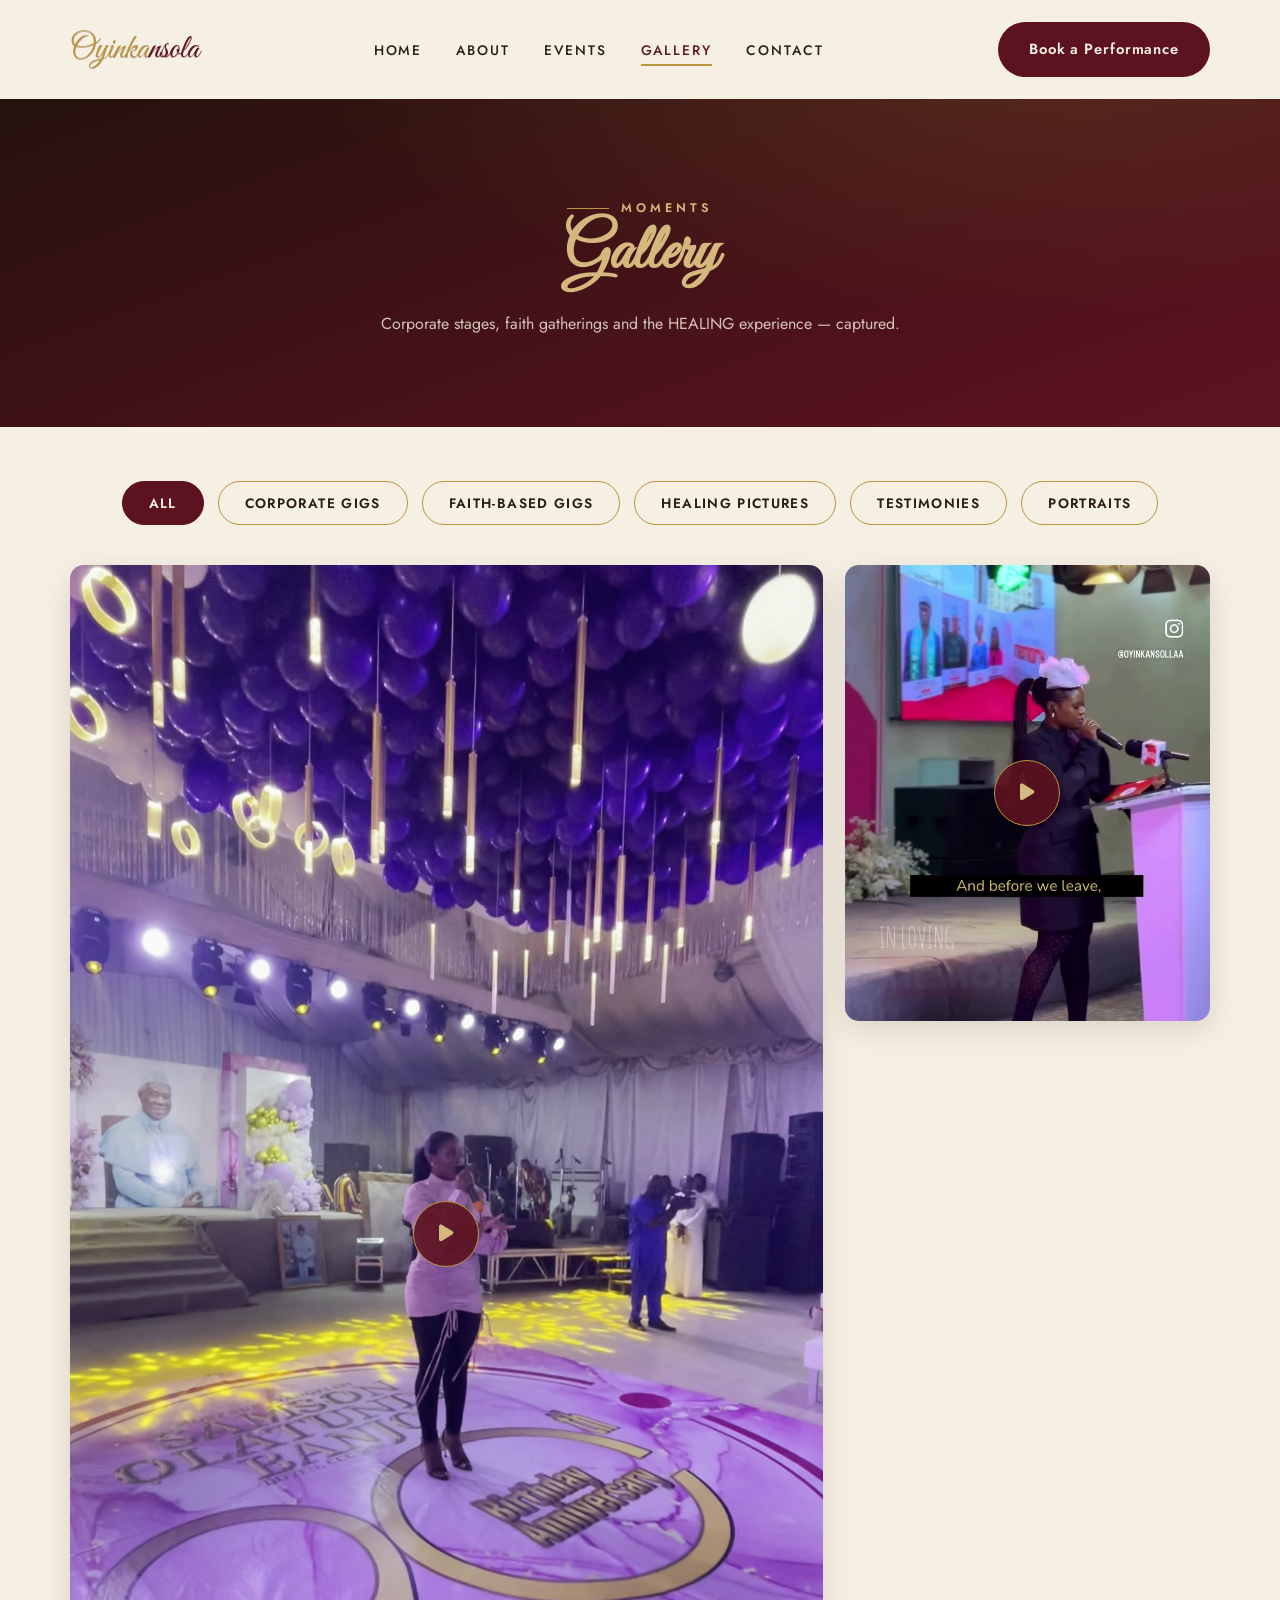
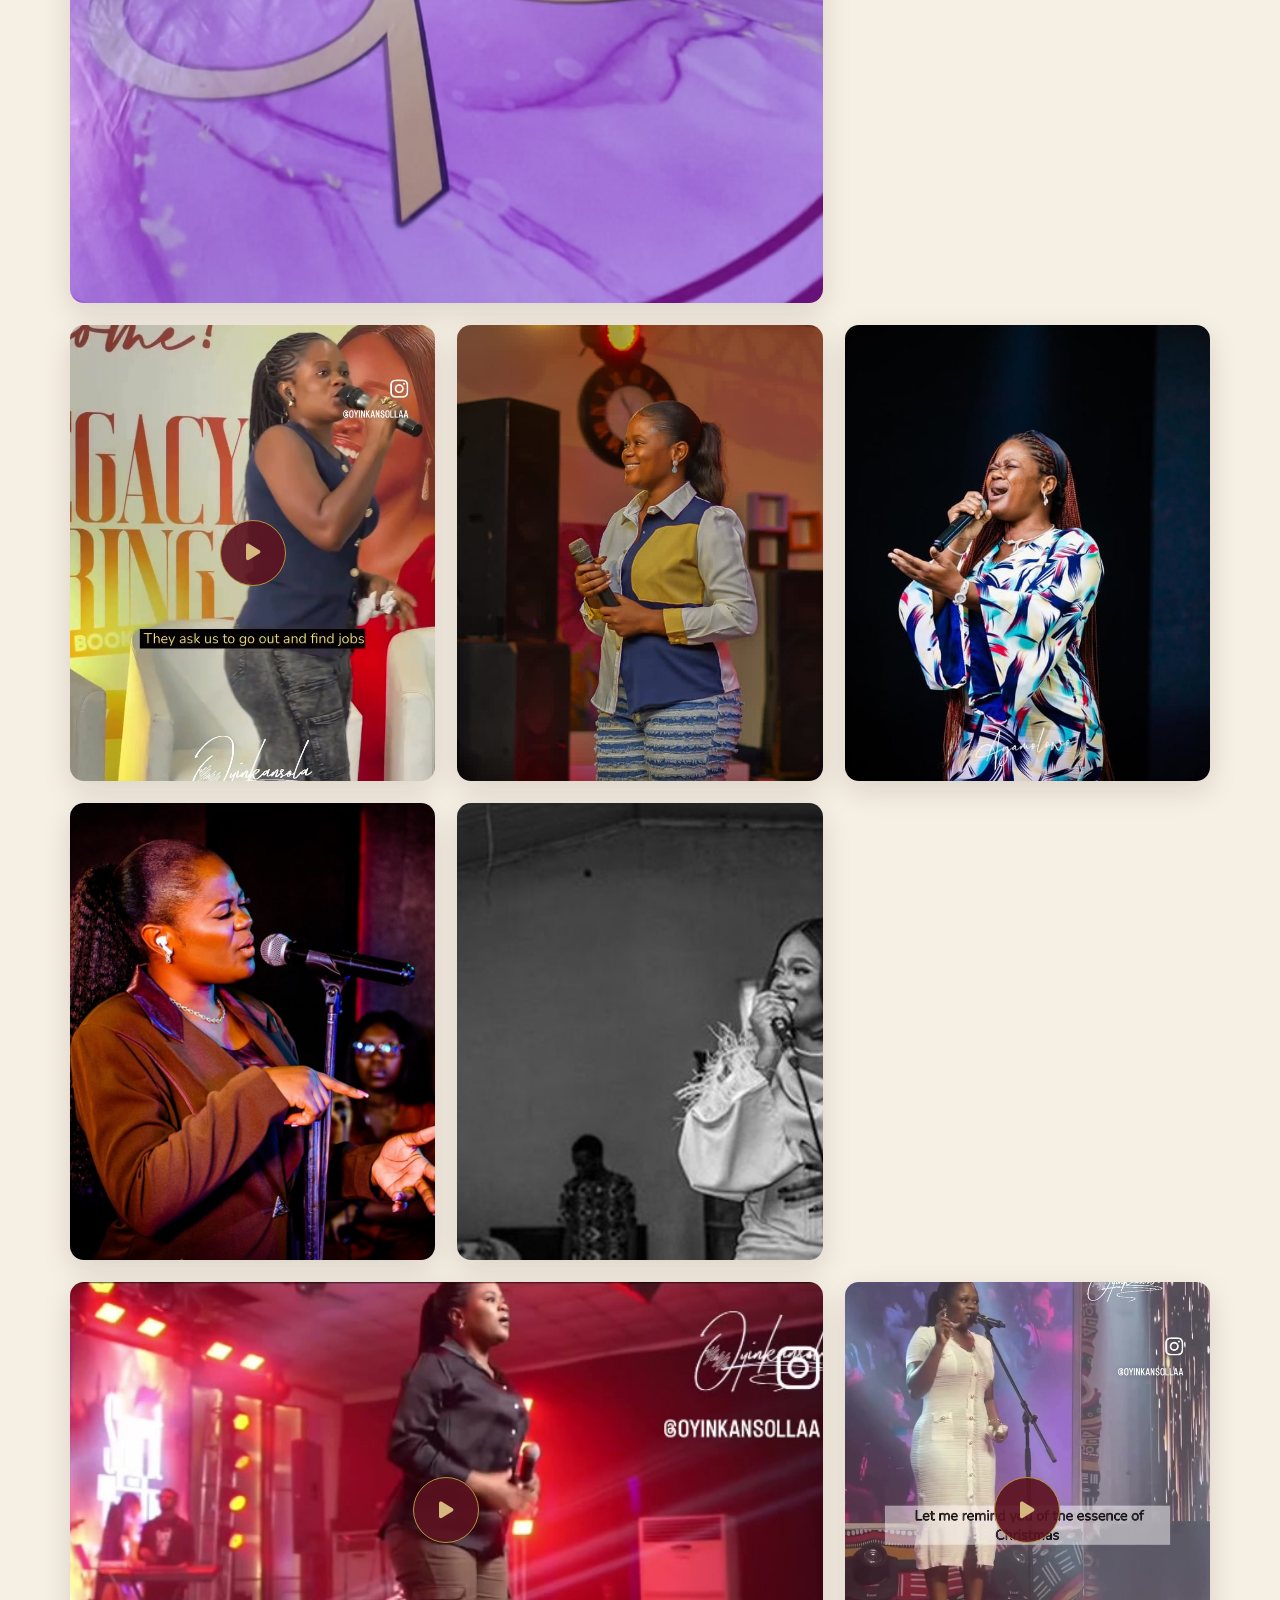
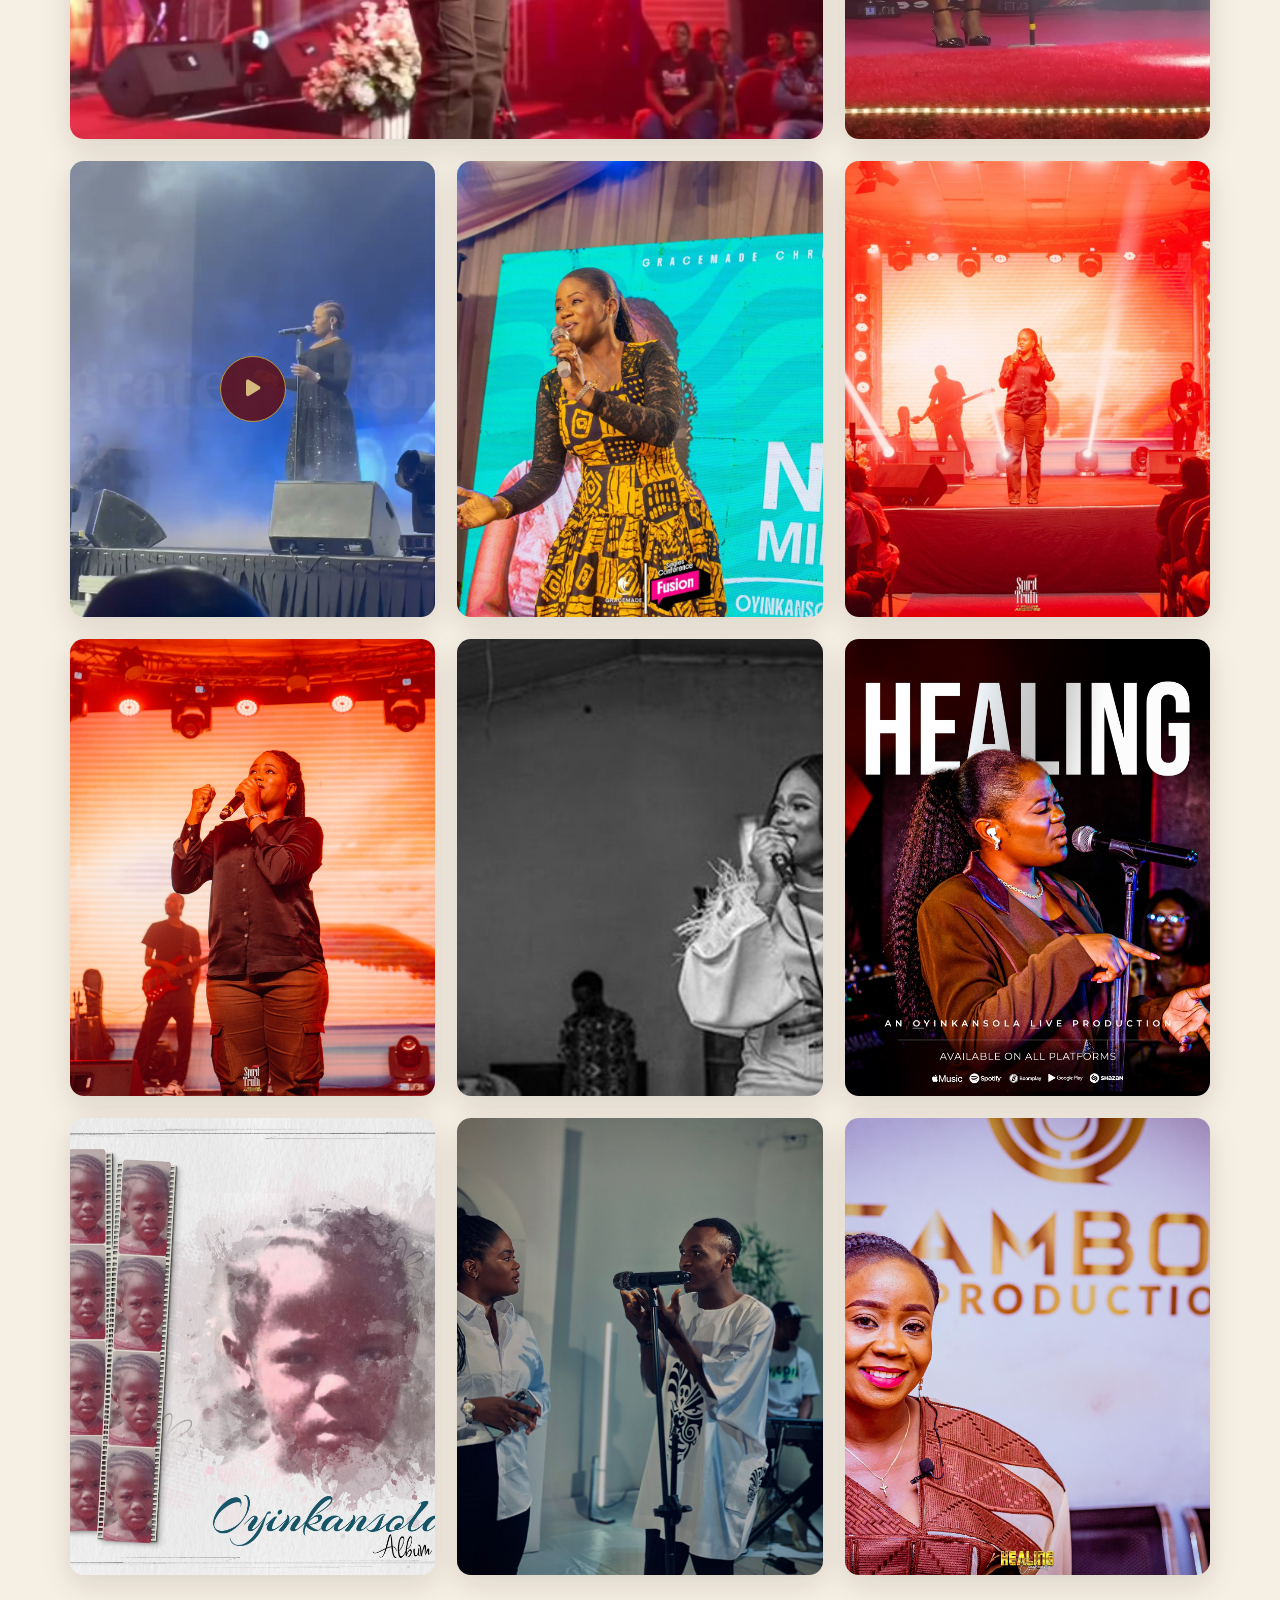
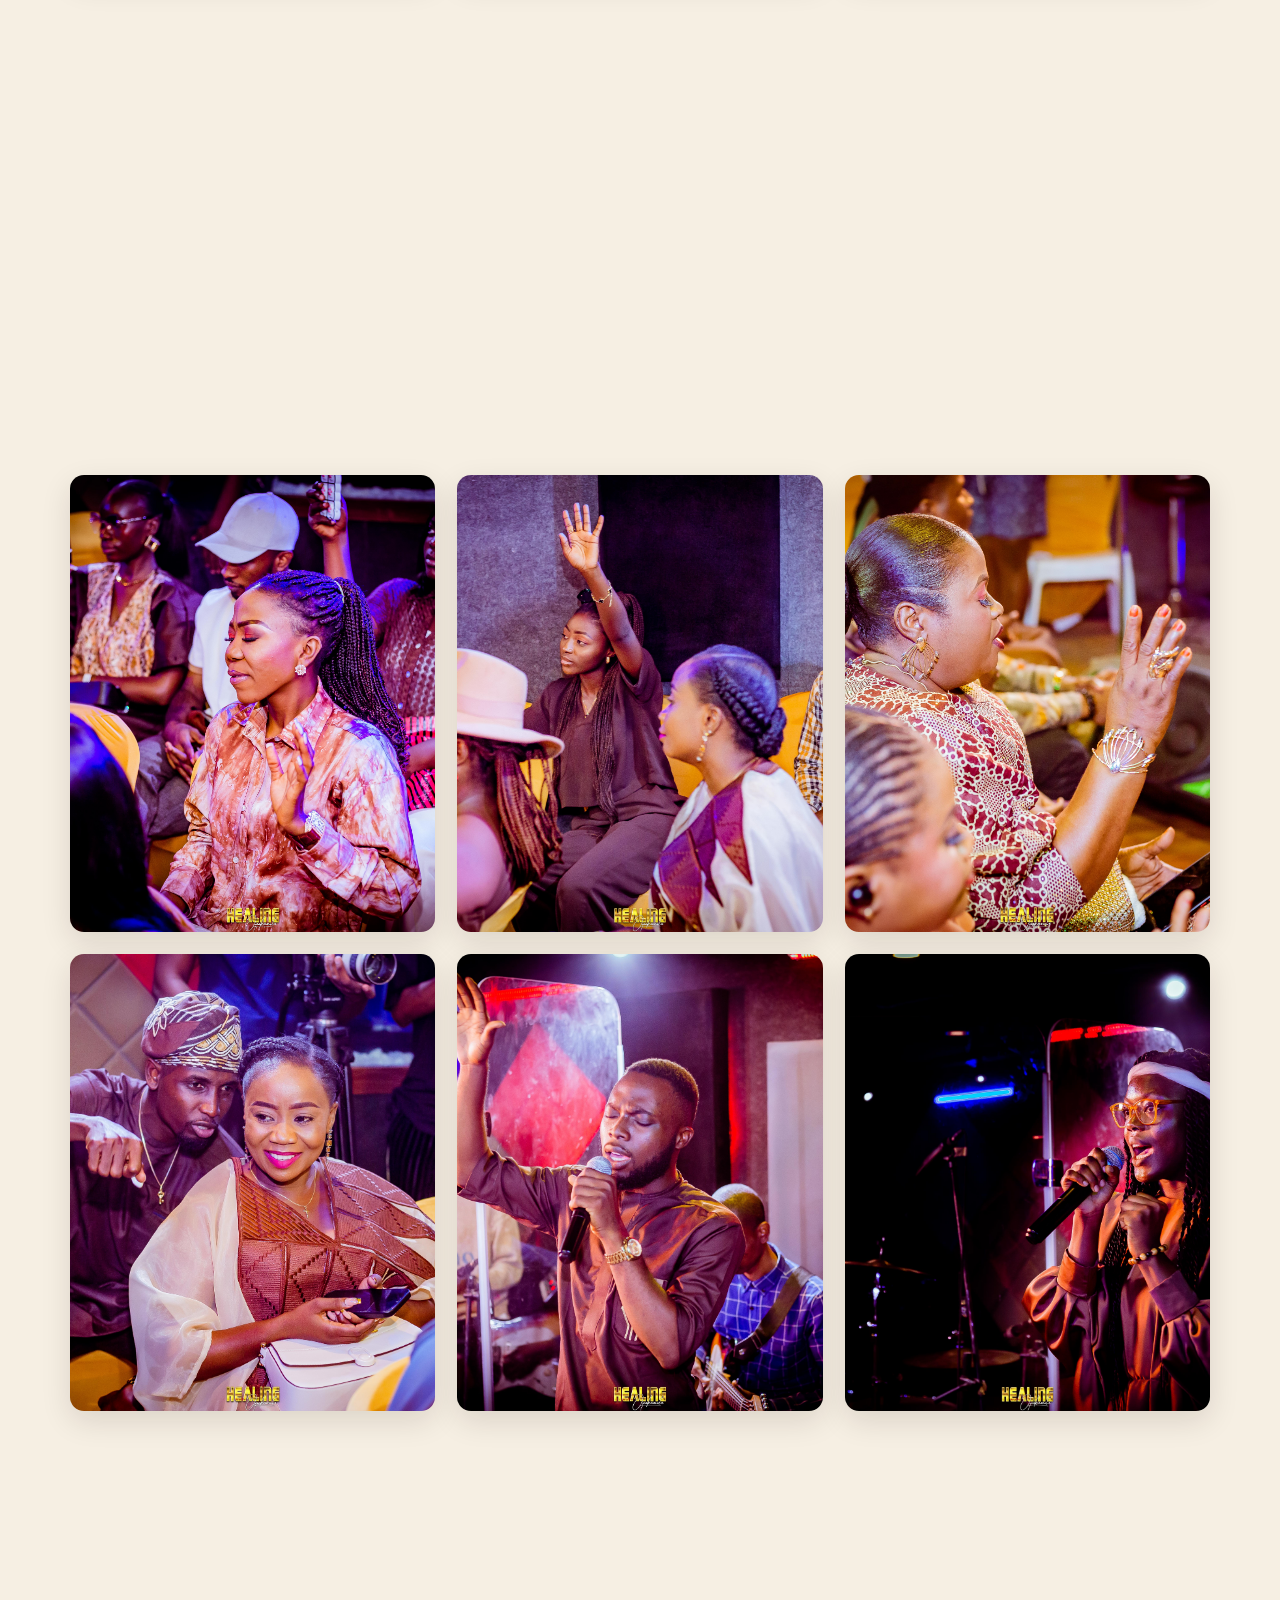
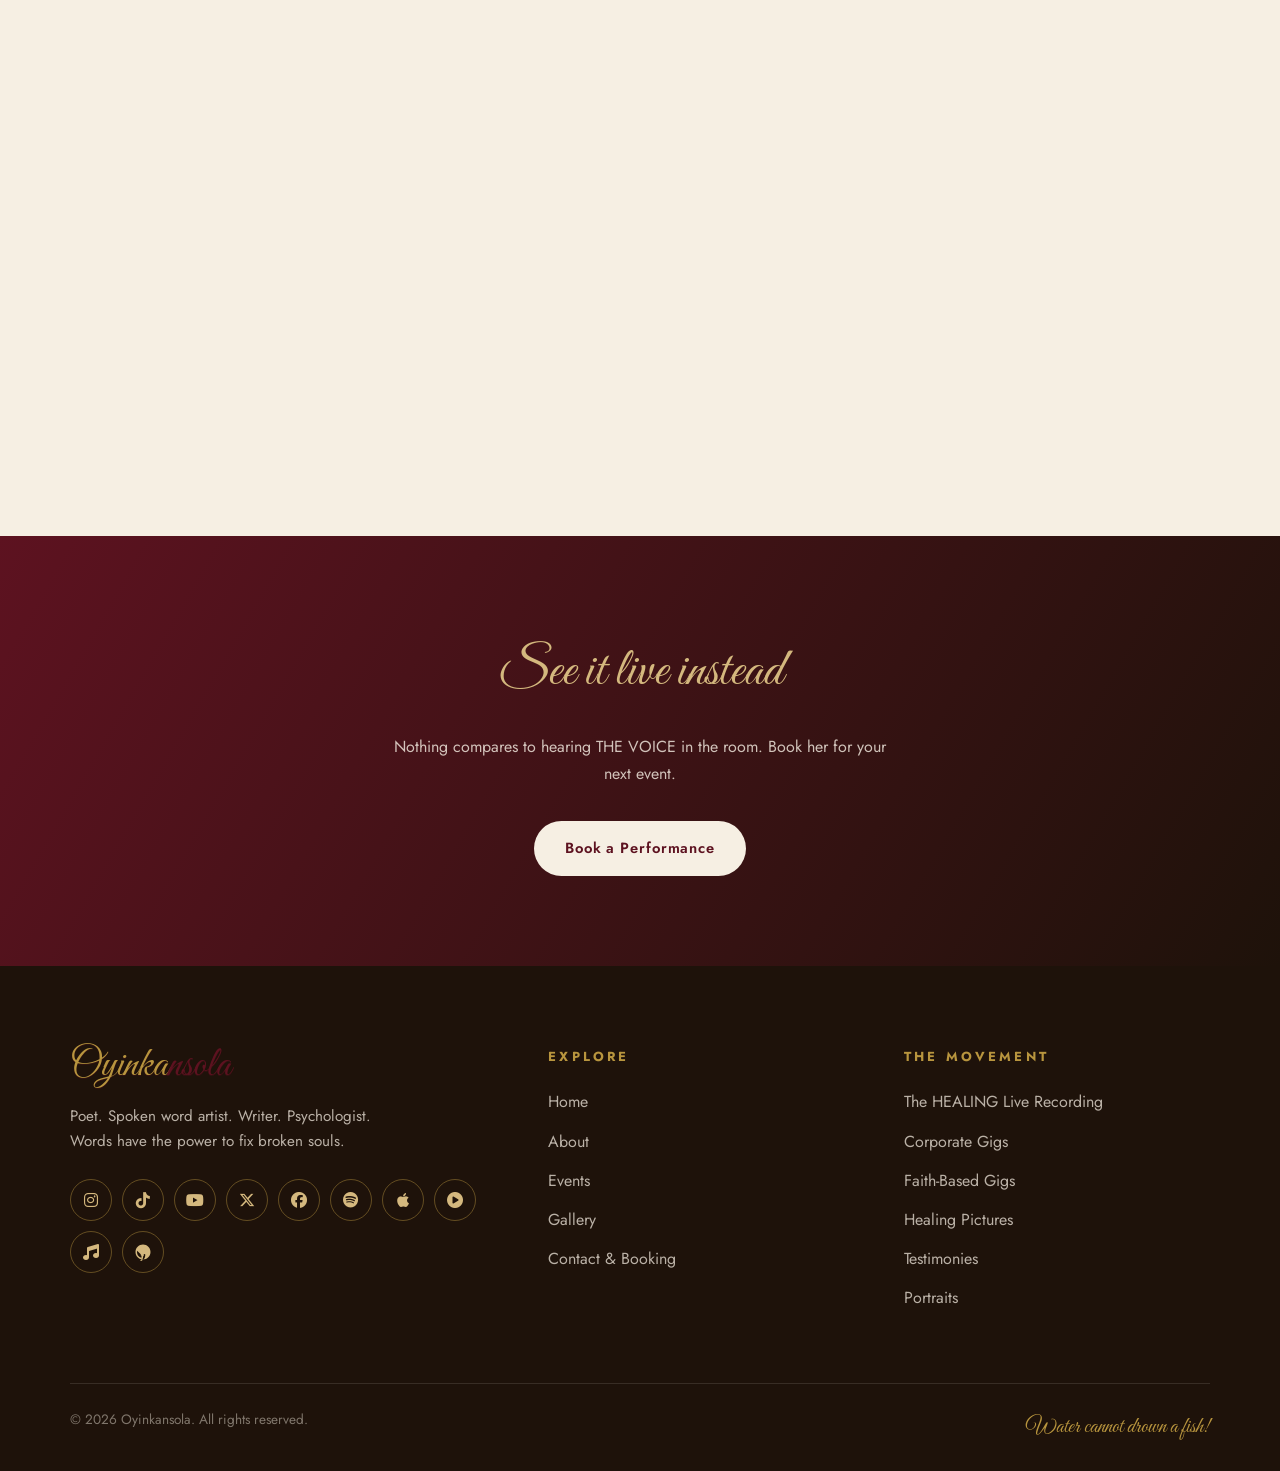
<file: gallery.html>
<!DOCTYPE html>
<html lang="en">
<head>
<meta charset="UTF-8">
<meta name="viewport" content="width=device-width, initial-scale=1.0">
<title>Gallery — Oyinkansola | Videos & Pictures</title>
<meta name="description" content="Video and photo gallery of Oyinkansola — corporate gigs, faith-based performances, HEALING pictures, testimonies and portraits.">
<link rel="preconnect" href="https://fonts.googleapis.com">
<link rel="preconnect" href="https://fonts.gstatic.com" crossorigin>
<link href="https://fonts.googleapis.com/css2?family=Great+Vibes&family=Cormorant+Garamond:ital,wght@0,400;0,500;0,600;1,400;1,500&family=Jost:wght@300;400;500;600&display=swap" rel="stylesheet">
<link rel="stylesheet" href="https://cdnjs.cloudflare.com/ajax/libs/font-awesome/6.5.1/css/all.min.css">
<link rel="stylesheet" href="css/style.css">
<link rel="icon" href="data:image/svg+xml,<svg xmlns='http://www.w3.org/2000/svg' viewBox='0 0 100 100'><text y='.9em' font-size='90' font-family='serif' font-style='italic' fill='%236E1423'>O</text></svg>">
</head>
<body>

<header class="site-header">
  <div class="container nav-wrap">
    <a href="index.html" class="logo">Oyinka<span>nsola</span></a>
    <nav>
      <ul class="nav-links"><li><a href="index.html" class="">Home</a></li><li><a href="about.html" class="">About</a></li><li><a href="events.html" class="">Events</a></li><li><a href="gallery.html" class="active">Gallery</a></li><li><a href="contact.html" class="">Contact</a></li></ul>
    </nav>
    <a href="contact.html" class="btn btn-solid nav-cta">Book a Performance</a>
    <button class="burger" aria-label="Toggle menu"><span></span><span></span><span></span></button>
  </div>
</header>

<!-- ============ PAGE HERO ============ -->
<section class="page-hero">
  <div class="container">
    <span class="kicker reveal" style="justify-content:center; color:var(--gold-soft);">Moments</span>
    <h1 class="script reveal d1">Gallery</h1>
    <p class="reveal d2">Corporate stages, faith gatherings and the HEALING experience — captured.</p>
  </div>
</section>

<!-- ============ FILTER BAR ============ -->
<section style="padding-top:0;">
  <div class="container">
    <div class="filter-bar reveal">
      <button class="filter-btn active" data-filter="all">All</button>
      <button class="filter-btn" data-filter="corporate">Corporate Gigs</button>
      <button class="filter-btn" data-filter="faith">Faith-Based Gigs</button>
      <button class="filter-btn" data-filter="healing">Healing Pictures</button>
      <button class="filter-btn" data-filter="testimonies">Testimonies</button>
      <button class="filter-btn" data-filter="portfolio">Portraits</button>
    </div>

    <div class="gallery-grid" id="gallery-grid">

      <!-- CORPORATE GIGS — Videos -->
      <div class="g-item wide is-video reveal" data-cat="corporate" data-video="videos/corporate/corporate-gig-1.mp4" data-poster="videos/posters/corporate-gig-1-poster.jpg">
        <img src="videos/posters/corporate-gig-1-poster.jpg" alt="Corporate gig performance">
        <div class="play"><i class="fa-solid fa-play"></i></div>
        <div class="overlay"><span>Corporate Gig — Video</span></div>
      </div>
      <div class="g-item is-video reveal d1" data-cat="corporate" data-video="videos/corporate/corporate-gig-2.mp4" data-poster="videos/posters/corporate-gig-2-poster.jpg">
        <img src="videos/posters/corporate-gig-2-poster.jpg" alt="Corporate performance">
        <div class="play"><i class="fa-solid fa-play"></i></div>
        <div class="overlay"><span>Corporate Gig — Video</span></div>
      </div>
      <div class="g-item is-video reveal d2" data-cat="corporate" data-video="videos/corporate/corporate-gig-3.mp4" data-poster="videos/posters/corporate-gig-3-poster.jpg">
        <img src="videos/posters/corporate-gig-3-poster.jpg" alt="Corporate stage moment">
        <div class="play"><i class="fa-solid fa-play"></i></div>
        <div class="overlay"><span>Corporate Gig — Video</span></div>
      </div>

      <!-- CORPORATE GIGS — Photos -->
      <div class="g-item reveal" data-cat="corporate">
        <img src="images/corporate/gig-smile.jpg" alt="Corporate gig — smiling mid-performance">
        <div class="overlay"><span>Corporate Stage — Joy in the moment</span></div>
      </div>
      <div class="g-item reveal d1" data-cat="corporate">
        <img src="images/corporate/gig-color.jpg" alt="Corporate performance in colorful dress">
        <div class="overlay"><span>Corporate Event — Color & Grace</span></div>
      </div>
      <div class="g-item reveal d2" data-cat="corporate">
        <img src="images/corporate/gig-brown.jpg" alt="Performing in brown jacket">
        <div class="overlay"><span>Corporate Stage — Words like medicine</span></div>
      </div>
      <div class="g-item reveal" data-cat="corporate">
        <img src="images/corporate/gig-bw.jpg" alt="Black and white corporate performance">
        <div class="overlay"><span>Corporate Stage — Monochrome elegance</span></div>
      </div>

      <!-- FAITH-BASED GIGS — Videos -->
      <div class="g-item wide is-video reveal" data-cat="faith" data-video="videos/faith/faith-gig-1.mp4" data-poster="videos/posters/faith-gig-1-poster.jpg">
        <img src="videos/posters/faith-gig-1-poster.jpg" alt="Gracemade Singles Conference">
        <div class="play"><i class="fa-solid fa-play"></i></div>
        <div class="overlay"><span>Faith-Based Gig — Video</span></div>
      </div>
      <div class="g-item is-video reveal d1" data-cat="faith" data-video="videos/faith/faith-gig-2.mp4" data-poster="videos/posters/faith-gig-2-poster.jpg">
        <img src="videos/posters/faith-gig-2-poster.jpg" alt="Faith stage wide shot">
        <div class="play"><i class="fa-solid fa-play"></i></div>
        <div class="overlay"><span>Faith-Based Gig — Video</span></div>
      </div>
      <div class="g-item is-video reveal d2" data-cat="faith" data-video="videos/faith/faith-gig-3.mp4" data-poster="videos/posters/faith-gig-3-poster.jpg">
        <img src="videos/posters/faith-gig-3-poster.jpg" alt="Faith stage under red lights">
        <div class="play"><i class="fa-solid fa-play"></i></div>
        <div class="overlay"><span>Faith-Based Gig — Video</span></div>
      </div>

      <!-- FAITH-BASED GIGS — Photos -->
      <div class="g-item reveal" data-cat="faith">
        <img src="images/faith/event-gracemade.jpg" alt="Singles Conference Fusion at Gracemade Christian Centre">
        <div class="overlay"><span>Singles Conference — Fusion · Gracemade</span></div>
      </div>
      <div class="g-item reveal d1" data-cat="faith">
        <img src="images/faith/stage-wide.jpg" alt="Full band faith performance">
        <div class="overlay"><span>HEALING Live · Full band moment</span></div>
      </div>
      <div class="g-item reveal d2" data-cat="faith">
        <img src="images/faith/stage-red.jpg" alt="Performing under red stage light">
        <div class="overlay"><span>Under the lights</span></div>
      </div>
      <div class="g-item reveal" data-cat="faith">
        <img src="images/corporate/gig-bw.jpg" alt="Faith performance in monochrome">
        <div class="overlay"><span>The Voice, in monochrome</span></div>
      </div>

      <!-- HEALING PICTURES -->
      <div class="g-item reveal" data-cat="healing">
        <img src="images/healing/healing-album.jpg" alt="HEALING live recording cover">
        <div class="overlay"><span>HEALING — the album</span></div>
      </div>
      <div class="g-item reveal d1" data-cat="healing">
        <img src="images/healing/album-art.jpg" alt="Oyinkansola Album art">
        <div class="overlay"><span>The Oyinkansola Album</span></div>
      </div>
      <div class="g-item reveal d2" data-cat="healing">
        <img src="images/healing/healing-duet.jpg" alt="Two voices on stage at a healing event">
        <div class="overlay"><span>Shared stage · one message</span></div>
      </div>
      <div class="g-item reveal" data-cat="healing">
        <img src="images/healing/_MG_6503.jpg" alt="HEALING event moment">
        <div class="overlay"><span>HEALING Live Recording</span></div>
      </div>
      <div class="g-item reveal d1" data-cat="healing">
        <img src="images/healing/_MG_6515.jpg" alt="HEALING event moment">
        <div class="overlay"><span>HEALING Live Recording</span></div>
      </div>
      <div class="g-item reveal d2" data-cat="healing">
        <img src="images/healing/_MG_6531.jpg" alt="HEALING event moment">
        <div class="overlay"><span>HEALING Live Recording</span></div>
      </div>
      <div class="g-item reveal" data-cat="healing">
        <img src="images/healing/_MG_6557.jpg" alt="HEALING event moment">
        <div class="overlay"><span>HEALING Live Recording</span></div>
      </div>
      <div class="g-item reveal d1" data-cat="healing">
        <img src="images/healing/_MG_6561.jpg" alt="HEALING event moment">
        <div class="overlay"><span>HEALING Live Recording</span></div>
      </div>
      <div class="g-item reveal d2" data-cat="healing">
        <img src="images/healing/_MG_6583.jpg" alt="HEALING event moment">
        <div class="overlay"><span>HEALING Live Recording</span></div>
      </div>
      <div class="g-item reveal" data-cat="healing">
        <img src="images/healing/_MG_6609.jpg" alt="HEALING event moment">
        <div class="overlay"><span>HEALING Live Recording</span></div>
      </div>
      <div class="g-item reveal d1" data-cat="healing">
        <img src="images/healing/_MG_6628.jpg" alt="HEALING event moment">
        <div class="overlay"><span>HEALING Live Recording</span></div>
      </div>
      <div class="g-item reveal d2" data-cat="healing">
        <img src="images/healing/_MG_6664.jpg" alt="HEALING event moment">
        <div class="overlay"><span>HEALING Live Recording</span></div>
      </div>
      <div class="g-item reveal" data-cat="healing">
        <img src="images/healing/_MG_6686.jpg" alt="HEALING event moment">
        <div class="overlay"><span>HEALING Live Recording</span></div>
      </div>
      <div class="g-item reveal d1" data-cat="healing">
        <img src="images/healing/_MG_6690.jpg" alt="HEALING event moment">
        <div class="overlay"><span>HEALING Live Recording</span></div>
      </div>
      <div class="g-item reveal d2" data-cat="healing">
        <img src="images/healing/_MG_6693.jpg" alt="HEALING event moment">
        <div class="overlay"><span>HEALING Live Recording</span></div>
      </div>
      <div class="g-item reveal" data-cat="healing">
        <img src="images/healing/_MG_6701.jpg" alt="HEALING event moment">
        <div class="overlay"><span>HEALING Live Recording</span></div>
      </div>
      <div class="g-item reveal d1" data-cat="healing">
        <img src="images/healing/_MG_6706.jpg" alt="HEALING event moment">
        <div class="overlay"><span>HEALING Live Recording</span></div>
      </div>
      <div class="g-item reveal d2" data-cat="healing">
        <img src="images/healing/_MG_6712.jpg" alt="HEALING event moment">
        <div class="overlay"><span>HEALING Live Recording</span></div>
      </div>
      <div class="g-item reveal" data-cat="healing">
        <img src="images/healing/_MG_6714.jpg" alt="HEALING event moment">
        <div class="overlay"><span>HEALING Live Recording</span></div>
      </div>
      <div class="g-item reveal d1" data-cat="healing">
        <img src="images/healing/_MG_6718.jpg" alt="HEALING event moment">
        <div class="overlay"><span>HEALING Live Recording</span></div>
      </div>
      <div class="g-item reveal d2" data-cat="healing">
        <img src="images/healing/_MG_6720.jpg" alt="HEALING event moment">
        <div class="overlay"><span>HEALING Live Recording</span></div>
      </div>
      <div class="g-item reveal" data-cat="healing">
        <img src="images/healing/_MG_6724.jpg" alt="HEALING event moment">
        <div class="overlay"><span>HEALING Live Recording</span></div>
      </div>
      <div class="g-item reveal d1" data-cat="healing">
        <img src="images/healing/_MG_6730.jpg" alt="HEALING event moment">
        <div class="overlay"><span>HEALING Live Recording</span></div>
      </div>
      <div class="g-item reveal d2" data-cat="healing">
        <img src="images/healing/_MG_6736.jpg" alt="HEALING event moment">
        <div class="overlay"><span>HEALING Live Recording</span></div>
      </div>
      <div class="g-item reveal" data-cat="healing">
        <img src="images/healing/_MG_6751.jpg" alt="HEALING event moment">
        <div class="overlay"><span>HEALING Live Recording</span></div>
      </div>
      <div class="g-item reveal d1" data-cat="healing">
        <img src="images/healing/_MG_6754.jpg" alt="HEALING event moment">
        <div class="overlay"><span>HEALING Live Recording</span></div>
      </div>
      <div class="g-item reveal d2" data-cat="healing">
        <img src="images/healing/_MG_6759.jpg" alt="HEALING event moment">
        <div class="overlay"><span>HEALING Live Recording</span></div>
      </div>
      <div class="g-item reveal" data-cat="healing">
        <img src="images/healing/_MG_6763.jpg" alt="HEALING event moment">
        <div class="overlay"><span>HEALING Live Recording</span></div>
      </div>
      <div class="g-item reveal d1" data-cat="healing">
        <img src="images/healing/74410ae3-8bbb-40f3-98d9-f2c563dc228b.jpg" alt="HEALING event moment">
        <div class="overlay"><span>HEALING Live Recording</span></div>
      </div>
      <div class="g-item reveal d2" data-cat="healing">
        <img src="images/healing/9c9e7e8f-b1da-487f-bade-1c6fa404cf17.jpg" alt="HEALING event moment">
        <div class="overlay"><span>HEALING Live Recording</span></div>
      </div>
      <div class="g-item reveal" data-cat="healing">
        <img src="images/healing/c1d8c013-73e1-4513-8658-c93a52b2d979.jpg" alt="HEALING event moment">
        <div class="overlay"><span>HEALING Live Recording</span></div>
      </div>
      <div class="g-item reveal d1" data-cat="healing">
        <img src="images/healing/f5a9ac04-3ec6-43b5-aafe-3e8ecdec7403.jpg" alt="HEALING event moment">
        <div class="overlay"><span>HEALING Live Recording</span></div>
      </div>

      <!-- TESTIMONIES (actual testimonial screenshots only) -->
      <div class="g-item reveal" data-cat="testimonies">
        <img src="images/portfolio/testimony-1.jpg" alt="Testimonial from a listener healed by Goodness of God">
        <div class="overlay"><span>Listener Testimony — Healed by Goodness of God</span></div>
      </div>
      <div class="g-item reveal d1" data-cat="testimonies">
        <img src="images/portfolio/testimony-2.jpg" alt="Testimonial from a graduate restored hope">
        <div class="overlay"><span>Graduate Testimony — Restored hope</span></div>
      </div>
      <div class="g-item reveal d2" data-cat="testimonies">
        <img src="images/portfolio/testimony-3.jpg" alt="Testimonial from corporate listener">
        <div class="overlay"><span>Corporate Listener — Strength in difficult season</span></div>
      </div>

      <!-- PORTRAITS (professional portraits only) -->
      <div class="g-item reveal" data-cat="portfolio">
        <img src="images/portfolio/portrait.jpg" alt="Oyinkansola professional portrait">
        <div class="overlay"><span>The face behind THE VOICE</span></div>
      </div>

    </div>
  </div>
</section>

<!-- ============ CTA ============ -->
<section class="cta-strip">
  <div class="container reveal">
    <span class="script">See it live instead</span>
    <p>Nothing compares to hearing THE VOICE in the room. Book her for your next event.</p>
    <a href="contact.html" class="btn btn-cream">Book a Performance</a>
  </div>
</section>

<footer class="site-footer">
  <div class="container">
    <div class="footer-grid">
      <div>
        <a href="index.html" class="logo">Oyinka<span>nsola</span></a>
        <p style="margin-top:16px; max-width:320px; font-size:.95rem;">Poet. Spoken word artist. Writer. Psychologist. Words have the power to fix broken souls.</p>
        <div class="footer-socials">
          <a href="https://www.instagram.com/oyinkansollaa?stkn=MXU5OGxobjhtNm1hZA==" aria-label="Instagram"><i class="fa-brands fa-instagram"></i></a>
          <a href="https://www.tiktok.com/@oyinkansolla?_r=1&_t=ZS-9A0dyNl6cGy" aria-label="TikTok"><i class="fa-brands fa-tiktok"></i></a>
          <a href="https://youtube.com/@oyinkansollaa?si=VGP-cBxvACcCY1h3" aria-label="YouTube"><i class="fa-brands fa-youtube"></i></a>
          <a href="https://x.com/oyinkansollaa?s=11&t=FoAghMT0mLtvlwFBlUnQeA" aria-label="X"><i class="fa-brands fa-x-twitter"></i></a>
          <a href="https://www.facebook.com/share/1C9cNFftnW/?mibextid=wwXIfr" aria-label="Facebook"><i class="fa-brands fa-facebook"></i></a>
          <a href="https://open.spotify.com/artist/51xi1hZLNlxJphbP2n19Sq?si=U4EwscEfTDiEEV1-WQXwZw&utm_source=copy-link" aria-label="Spotify"><i class="fa-brands fa-spotify"></i></a>
          <a href="https://music.apple.com/ng/artist/oyinkansola/1733755542" aria-label="Apple Music"><i class="fa-brands fa-apple"></i></a>
          <a href="https://www.boomplay.com/share/artist/EQJH9vgORCneWINgl2vvHW7T?srModel=COPYLINK&share_content=artist&share_channel=copylink&share_platform=ios&srList=IOS" aria-label="Boomplay"><i class="fa-solid fa-circle-play"></i></a>
          <a href="https://www.shazam.com/artist/oyinkansola/1733755542" aria-label="Shazam"><i class="fa-solid fa-music"></i></a>
          <a href="https://audiomack.com/oyinkansolla-1" aria-label="Audiomack"><svg width="18" height="18" viewBox="0 0 24 24" fill="currentColor"><path d="M12 2C6.48 2 2 6.48 2 12s4.48 10 10 10 10-4.48 10-10S17.52 2 12 2zm-1 17.93c-3.95-.49-7-3.85-7-7.93 0-.62.08-1.21.21-1.79L9 15v1.46l1 .5V21h2v-3.04l1-.5V15l1.79-.36c.13.58.21 1.17.21 1.79 0 4.08-3.05 7.44-7 7.93z"/></svg></a>
        </div>
      </div>
      <div>
        <h4>Explore</h4>
        <ul>
          <li><a href="index.html">Home</a></li>
          <li><a href="about.html">About</a></li>
          <li><a href="events.html">Events</a></li>
          <li><a href="gallery.html">Gallery</a></li>
          <li><a href="contact.html">Contact & Booking</a></li>
        </ul>
      </div>
      <div>
        <h4>The Movement</h4>
        <ul>
          <li><a href="index.html#healing">The HEALING Live Recording</a></li>
          <li><a href="gallery.html?filter=corporate">Corporate Gigs</a></li>
          <li><a href="gallery.html?filter=faith">Faith-Based Gigs</a></li>
          <li><a href="gallery.html?filter=healing">Healing Pictures</a></li>
          <li><a href="gallery.html?filter=testimonies">Testimonies</a></li>
          <li><a href="gallery.html?filter=portfolio">Portraits</a></li>
        </ul>
      </div>
    </div>
    <div class="footer-bottom">
      <span>&copy; <span class="year"></span> Oyinkansola. All rights reserved.</span>
      <span class="script">Water cannot drown a fish!</span>
    </div>
  </div>
</footer>
<script src="js/main.js"></script>
</body>
</html>
</file>
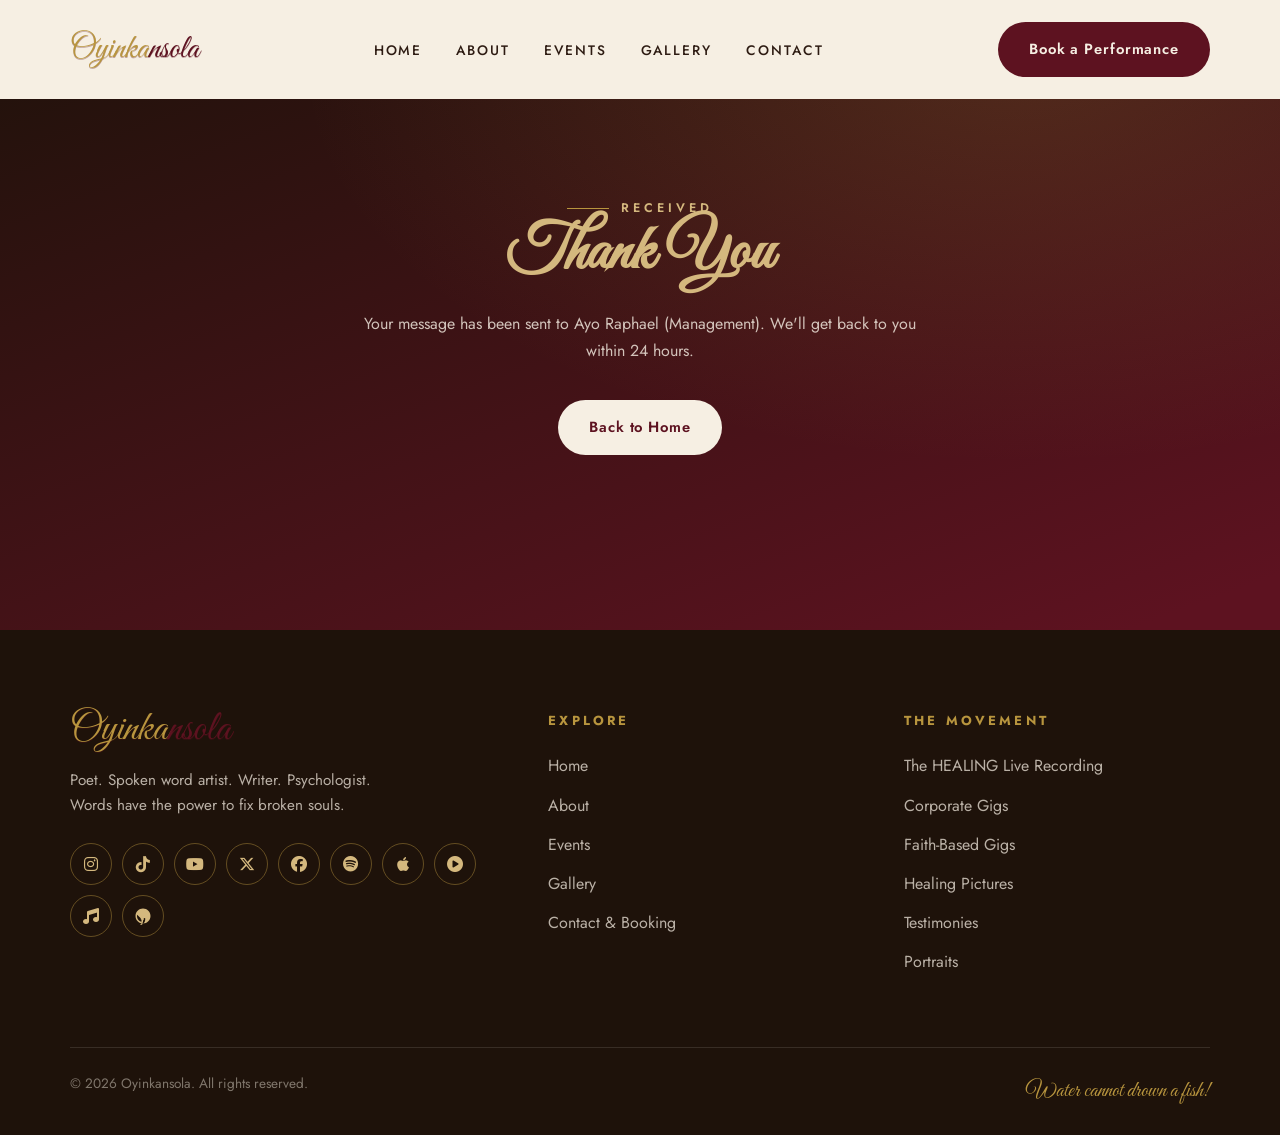
<file: thank-you.html>
<!DOCTYPE html>
<html lang="en">
<head>
<meta charset="UTF-8">
<meta name="viewport" content="width=device-width, initial-scale=1.0">
<title>Thank You — Oyinkansola</title>
<meta name="description" content="Thank you for your booking inquiry. We will get back to you shortly.">
<link rel="preconnect" href="https://fonts.googleapis.com">
<link rel="preconnect" href="https://fonts.gstatic.com" crossorigin>
<link href="https://fonts.googleapis.com/css2?family=Great+Vibes&family=Cormorant+Garamond:ital,wght@0,400;0,500;0,600;1,400;1,500&family=Jost:wght@300;400;500;600&display=swap" rel="stylesheet">
<link rel="stylesheet" href="https://cdnjs.cloudflare.com/ajax/libs/font-awesome/6.5.1/css/all.min.css">
<link rel="stylesheet" href="css/style.css">
<link rel="icon" href="data:image/svg+xml,<svg xmlns='http://www.w3.org/2000/svg' viewBox='0 0 100 100'><text y='.9em' font-size='90' font-family='serif' font-style='italic' fill='%236E1423'>O</text></svg>">
</head>
<body>

<header class="site-header">
  <div class="container nav-wrap">
    <a href="index.html" class="logo">Oyinka<span>nsola</span></a>
    <nav>
      <ul class="nav-links"><li><a href="index.html" class="">Home</a></li><li><a href="about.html" class="">About</a></li><li><a href="events.html" class="">Events</a></li><li><a href="gallery.html" class="">Gallery</a></li><li><a href="contact.html" class="">Contact</a></li></ul>
    </nav>
    <a href="contact.html" class="btn btn-solid nav-cta">Book a Performance</a>
    <button class="burger" aria-label="Toggle menu"><span></span><span></span><span></span></button>
  </div>
</header>

<!-- ============ THANK YOU ============ -->
<section class="page-hero" style="min-height:70vh;">
  <div class="container" style="text-align:center;">
    <span class="kicker reveal" style="justify-content:center; color:var(--gold-soft);">Received</span>
    <h1 class="script reveal d1">Thank You</h1>
    <p class="reveal d2" style="max-width:560px; margin:20px auto 36px;">Your message has been sent to Ayo Raphael (Management). We'll get back to you within 24 hours.</p>
    <a href="index.html" class="btn btn-cream reveal d3">Back to Home</a>
  </div>
</section>

<footer class="site-footer">
  <div class="container">
    <div class="footer-grid">
      <div>
        <a href="index.html" class="logo">Oyinka<span>nsola</span></a>
        <p style="margin-top:16px; max-width:320px; font-size:.95rem;">Poet. Spoken word artist. Writer. Psychologist. Words have the power to fix broken souls.</p>
        <div class="footer-socials">
          <a href="https://www.instagram.com/oyinkansollaa?stkn=MXU5OGxobjhtNm1hZA==" aria-label="Instagram"><i class="fa-brands fa-instagram"></i></a>
          <a href="https://www.tiktok.com/@oyinkansolla?_r=1&_t=ZS-9A0dyNl6cGy" aria-label="TikTok"><i class="fa-brands fa-tiktok"></i></a>
          <a href="https://youtube.com/@oyinkansollaa?si=VGP-cBxvACcCY1h3" aria-label="YouTube"><i class="fa-brands fa-youtube"></i></a>
          <a href="https://x.com/oyinkansollaa?s=11&t=FoAghMT0mLtvlwFBlUnQeA" aria-label="X"><i class="fa-brands fa-x-twitter"></i></a>
          <a href="https://www.facebook.com/share/1C9cNFftnW/?mibextid=wwXIfr" aria-label="Facebook"><i class="fa-brands fa-facebook"></i></a>
          <a href="https://open.spotify.com/artist/51xi1hZLNlxJphbP2n19Sq?si=U4EwscEfTDiEEV1-WQXwZw&utm_source=copy-link" aria-label="Spotify"><i class="fa-brands fa-spotify"></i></a>
          <a href="https://music.apple.com/ng/artist/oyinkansola/1733755542" aria-label="Apple Music"><i class="fa-brands fa-apple"></i></a>
          <a href="https://www.boomplay.com/share/artist/EQJH9vgORCneWINgl2vvHW7T?srModel=COPYLINK&share_content=artist&share_channel=copylink&share_platform=ios&srList=IOS" aria-label="Boomplay"><i class="fa-solid fa-circle-play"></i></a>
          <a href="https://www.shazam.com/artist/oyinkansola/1733755542" aria-label="Shazam"><i class="fa-solid fa-music"></i></a>
          <a href="https://audiomack.com/oyinkansolla-1" aria-label="Audiomack"><svg width="18" height="18" viewBox="0 0 24 24" fill="currentColor"><path d="M12 2C6.48 2 2 6.48 2 12s4.48 10 10 10 10-4.48 10-10S17.52 2 12 2zm-1 17.93c-3.95-.49-7-3.85-7-7.93 0-.62.08-1.21.21-1.79L9 15v1.46l1 .5V21h2v-3.04l1-.5V15l1.79-.36c.13.58.21 1.17.21 1.79 0 4.08-3.05 7.44-7 7.93z"/></svg></a>
        </div>
      </div>
      <div>
        <h4>Explore</h4>
        <ul>
          <li><a href="index.html">Home</a></li>
          <li><a href="about.html">About</a></li>
          <li><a href="events.html">Events</a></li>
          <li><a href="gallery.html">Gallery</a></li>
          <li><a href="contact.html">Contact & Booking</a></li>
        </ul>
      </div>
      <div>
        <h4>The Movement</h4>
        <ul>
          <li><a href="index.html#healing">The HEALING Live Recording</a></li>
          <li><a href="gallery.html?filter=corporate">Corporate Gigs</a></li>
          <li><a href="gallery.html?filter=faith">Faith-Based Gigs</a></li>
          <li><a href="gallery.html?filter=healing">Healing Pictures</a></li>
          <li><a href="gallery.html?filter=testimonies">Testimonies</a></li>
          <li><a href="gallery.html?filter=portfolio">Portraits</a></li>
        </ul>
      </div>
    </div>
    <div class="footer-bottom">
      <span>&copy; <span class="year"></span> Oyinkansola. All rights reserved.</span>
      <span class="script">Water cannot drown a fish!</span>
    </div>
  </div>
</footer>
<script src="js/main.js"></script>
</body>
</html>
</file>
<file: css/style.css>
/* ============================================================
   OYINKANSOLA — Spoken Word Artist Portfolio
   Palette: Cream / Burgundy / Dark Brown / Gold
   ============================================================ */

:root {
  --cream:      #F6EFE3;
  --cream-soft: #EFE5D3;
  --cream-deep: #E7DAC2;
  --burgundy:   #5D1220;
  --burgundy-2: #7A1828;
  --brown:      #2D1B12;
  --brown-deep: #1E120A;
  --brown-rich: #3D2618;
  --gold:       #B8953E;
  --gold-soft:  #D4B87E;
  --gold-bright: #D4A843;
  --white:      #FDFAF4;
  --shadow:     0 20px 50px rgba(30, 18, 10, .22);
  --shadow-soft: 0 10px 30px rgba(30, 18, 10, .12);
  --radius:     14px;
  --ease:       cubic-bezier(.22, 1, .36, 1);
}

* { margin: 0; padding: 0; box-sizing: border-box; }

html { scroll-behavior: smooth; }

body {
  font-family: 'Jost', sans-serif;
  background: var(--cream);
  color: var(--brown);
  line-height: 1.7;
  overflow-x: hidden;
}

img { max-width: 100%; display: block; }

a { color: inherit; text-decoration: none; }

h1, h2, h3, .serif { font-family: 'Cormorant Garamond', serif; color: var(--brown-deep); }

.script { font-family: 'Great Vibes', cursive; }

.container { width: min(1140px, 90%); margin: 0 auto; }

section { padding: 96px 0; }

/* ---------- Kicker + headings ---------- */
.kicker {
  display: inline-flex; align-items: center; gap: 12px;
  font-size: .78rem; letter-spacing: .32em; text-transform: uppercase;
  color: var(--burgundy); font-weight: 600;
}
.kicker::before {
  content: ""; width: 42px; height: 1px; background: var(--gold);
}

.section-title {
  font-size: clamp(2rem, 4vw, 3rem);
  font-weight: 600; color: var(--brown-deep);
  line-height: 1.15; margin: 14px 0 18px;
}
.section-title em { color: var(--burgundy); font-style: italic; }

.lead { font-size: 1.08rem; color: var(--brown-rich); max-width: 640px; }

/* ---------- Buttons ---------- */
.btn {
  display: inline-flex; align-items: center; gap: 10px;
  padding: 14px 30px; border-radius: 999px;
  font-weight: 600; font-size: .92rem; letter-spacing: .06em;
  transition: transform .35s var(--ease), box-shadow .35s var(--ease), background .3s;
  cursor: pointer; border: 1.5px solid transparent;
}
.btn-solid { background: var(--burgundy); color: var(--cream); }
.btn-solid:hover { background: var(--burgundy-2); transform: translateY(-3px); box-shadow: var(--shadow); }
.btn-ghost { border-color: var(--gold); color: var(--gold); background: transparent; }
.btn-ghost:hover { background: var(--gold); color: var(--brown-deep); transform: translateY(-3px); }
.btn-cream { background: var(--cream); color: var(--burgundy); }
.btn-cream:hover { background: var(--white); transform: translateY(-3px); box-shadow: var(--shadow); }

/* ============================================================
   HEADER
   ============================================================ */
.site-header {
  position: fixed; inset: 0 0 auto 0; z-index: 100;
  background: var(--cream);
  transition: background .4s, box-shadow .4s, padding .4s;
  padding: 22px 0;
}
.site-header.scrolled {
  background: var(--cream);
  box-shadow: 0 6px 24px rgba(30, 18, 10, .12);
  padding: 12px 0;
}
.nav-wrap { display: flex; align-items: center; justify-content: space-between; }

.logo {
  font-family: 'Great Vibes', cursive;
  font-size: 2.1rem; line-height: 1;
  color: var(--gold);
  text-shadow: 0 1px 0 rgba(93, 18, 32, .35);
}
.logo span { color: var(--burgundy); }

.nav-links { display: flex; align-items: center; gap: 34px; list-style: none; }
.nav-links a {
  font-size: .86rem; font-weight: 500; letter-spacing: .14em; text-transform: uppercase;
  color: var(--brown); position: relative; padding: 4px 0;
}
.nav-links a::after {
  content: ""; position: absolute; left: 0; bottom: -2px;
  width: 0; height: 1.5px; background: var(--gold); transition: width .35s var(--ease);
}
.nav-links a:hover::after, .nav-links a.active::after { width: 100%; }
.nav-links a.active { color: var(--burgundy); }

.nav-cta { display: inline-flex; }

.burger {
  display: none; flex-direction: column; gap: 6px; background: none; border: 0; cursor: pointer; padding: 6px;
}
.burger span { width: 26px; height: 2px; background: var(--brown); transition: .35s var(--ease); }
.burger.open span:nth-child(1) { transform: translateY(8px) rotate(45deg); }
.burger.open span:nth-child(2) { opacity: 0; }
.burger.open span:nth-child(3) { transform: translateY(-8px) rotate(-45deg); }

/* ============================================================
   HERO (Home)
   ============================================================ */
.hero {
  position: relative; min-height: 100vh; display: flex; align-items: center;
  background: url("../images/faith/stage-red.jpg") center 30% / cover no-repeat;
  color: var(--cream);
}
.hero::before {
  content: ""; position: absolute; inset: 0;
  background: linear-gradient(100deg, rgba(30,18,10,.92) 0%, rgba(93,18,32,.6) 55%, rgba(30,18,10,.4) 100%);
}
.hero-inner { position: relative; z-index: 2; padding: 140px 0 90px; max-width: 720px; }
.hero .kicker { color: var(--gold-soft); }
.hero h1 {
  font-size: clamp(2.6rem, 6vw, 4.6rem); font-weight: 500; line-height: 1.08;
  margin: 18px 0 22px;
}
.hero h1 em { color: var(--gold-soft); font-style: italic; }
.hero p { font-size: 1.1rem; max-width: 540px; color: rgba(246,239,227,.85); }
.hero-actions { display: flex; flex-wrap: wrap; gap: 16px; margin-top: 36px; }

.catch-banner {
  font-family: 'Cormorant Garamond', serif; font-style: italic;
  font-size: clamp(1.4rem, 3vw, 2.2rem); text-align: center;
  color: var(--gold); letter-spacing: .04em;
  padding: 8px 0 0;
}

.hero .script { font-size: 1.6rem; color: var(--gold-soft); display: block; margin-top: 26px; }

/* ---------- Marquee ---------- */
.marquee {
  background: var(--burgundy); color: var(--cream);
  overflow: hidden; padding: 14px 0; white-space: nowrap;
}
.marquee-track { display: inline-flex; gap: 48px; animation: scroll 26s linear infinite; }
.marquee-track span {
  font-family: 'Cormorant Garamond', serif; font-style: italic;
  font-size: 1.05rem; letter-spacing: .12em; display: inline-flex; align-items: center; gap: 48px;
}
.marquee-track span::after { content: "✦"; color: var(--gold); font-style: normal; }
@keyframes scroll { to { transform: translateX(-50%); } }

/* ============================================================
   INTRO / ABOUT PREVIEW (Home)
   ============================================================ */
.split { display: grid; grid-template-columns: 1fr 1fr; gap: 64px; align-items: center; }
.split.reverse { direction: rtl; }
.split.reverse > * { direction: ltr; }

.frame { position: relative; }
.frame::before {
  content: ""; position: absolute; inset: 18px -18px -18px 18px;
  border: 1.5px solid var(--gold); border-radius: var(--radius); z-index: 0;
}
.frame img { position: relative; z-index: 1; border-radius: var(--radius); box-shadow: var(--shadow); }
.frame.tight::before { inset: 14px -14px -14px 14px; }

.stat-row { display: flex; gap: 40px; margin-top: 34px; flex-wrap: wrap; }
.stat h3 { font-size: 2.2rem; color: var(--burgundy); line-height: 1; }
.stat p { font-size: .82rem; letter-spacing: .16em; text-transform: uppercase; color: var(--brown-rich); margin-top: 6px; }

/* ============================================================
   HEALING FEATURE
   ============================================================ */
.healing {
  background:
    radial-gradient(ellipse at 15% 20%, rgba(184,149,62,.16), transparent 55%),
    linear-gradient(160deg, var(--brown-deep), var(--burgundy) 90%);
  color: var(--cream);
}
.healing .section-title { color: var(--cream); }
.healing .section-title em { color: var(--gold-soft); }
.healing .lead { color: rgba(246,239,227,.78); }

.album-card {
  background: rgba(246, 239, 227, .06);
  border: 1px solid rgba(184, 149, 62, .35);
  border-radius: var(--radius); padding: 18px;
  transform: rotate(1.5deg); transition: transform .5s var(--ease);
}
.album-card:hover { transform: rotate(0deg) scale(1.02); }
.album-card img { border-radius: 8px; }

.platforms { display: flex; flex-wrap: wrap; gap: 12px; margin-top: 30px; }
.chip {
  display: inline-flex; align-items: center; gap: 8px;
  border: 1px solid rgba(184,149,62,.5); color: var(--gold-soft);
  padding: 10px 20px; border-radius: 999px; font-size: .85rem; letter-spacing: .08em;
  transition: .3s;
}
.chip:hover { background: var(--gold); color: var(--brown-deep); border-color: var(--gold); }

/* ============================================================
   TESTIMONIES
   ============================================================ */
.testimonies { background: var(--cream-soft); }
.quote-grid { display: grid; grid-template-columns: repeat(3, 1fr); gap: 28px; margin-top: 54px; }
.quote-card {
  background: var(--white); border-radius: var(--radius); padding: 38px 32px;
  border-top: 3px solid var(--gold); box-shadow: var(--shadow-soft);
  display: flex; flex-direction: column; transition: transform .4s var(--ease), box-shadow .4s var(--ease);
}
.quote-card:hover { transform: translateY(-8px); box-shadow: var(--shadow); }
.quote-card .mark { font-family: 'Cormorant Garamond', serif; font-size: 3.4rem; color: var(--gold); line-height: .6; margin-bottom: 18px; }
.quote-card p { font-family: 'Cormorant Garamond', serif; font-size: 1.12rem; font-style: italic; color: var(--brown-rich); flex: 1; }
.quote-card cite {
  margin-top: 22px; font-style: normal; font-size: .82rem;
  letter-spacing: .18em; text-transform: uppercase; color: var(--burgundy); font-weight: 600;
}

/* ============================================================
   EVENTS PREVIEW / CARDS
   ============================================================ */
.event-card {
  background: var(--white); border-radius: var(--radius); overflow: hidden;
  box-shadow: var(--shadow-soft); display: flex; flex-direction: column;
  transition: transform .4s var(--ease), box-shadow .4s var(--ease);
}
.event-card:hover { transform: translateY(-8px); box-shadow: var(--shadow); }
.event-card .thumb { aspect-ratio: 16/10; overflow: hidden; }
.event-card .thumb img { width: 100%; height: 100%; object-fit: cover; transition: transform .8s var(--ease); }
.event-card:hover .thumb img { transform: scale(1.06); }
.event-card .body { padding: 26px 28px 30px; }
.event-date {
  font-size: .76rem; letter-spacing: .22em; text-transform: uppercase;
  color: var(--burgundy); font-weight: 600;
}
.event-card h3 { font-size: 1.45rem; margin: 10px 0 8px; color: var(--brown-deep); }
.event-card p { font-size: .95rem; color: var(--brown-rich); }
.card-row { display: grid; grid-template-columns: repeat(3, 1fr); gap: 28px; margin-top: 54px; }

.tag {
  display: inline-block; font-size: .72rem; letter-spacing: .18em; text-transform: uppercase;
  background: var(--cream-deep); color: var(--brown); padding: 5px 14px; border-radius: 999px; margin-bottom: 14px;
}
.tag.gold { background: var(--gold); color: var(--brown-deep); }
.tag.burgundy { background: var(--burgundy); color: var(--cream); }

/* ============================================================
   GALLERY PAGE
   ============================================================ */
.page-hero {
  padding: 190px 0 90px; text-align: center;
  background:
    radial-gradient(ellipse at 80% 10%, rgba(184,149,62,.18), transparent 50%),
    linear-gradient(160deg, var(--brown-deep), var(--burgundy) 95%);
  color: var(--cream);
}
.page-hero .script { font-size: clamp(2.6rem, 6vw, 4rem); color: var(--gold-soft); line-height: 1.1; }
.page-hero p { max-width: 560px; margin: 20px auto 0; color: rgba(246,239,227,.8); }

.filter-bar { display: flex; flex-wrap: wrap; justify-content: center; gap: 14px; margin: 54px 0 40px; }
.filter-btn {
  border: 1.5px solid var(--gold); background: transparent; color: var(--brown);
  padding: 11px 26px; border-radius: 999px; font-family: 'Jost', sans-serif;
  font-size: .85rem; letter-spacing: .1em; text-transform: uppercase; font-weight: 600; cursor: pointer;
  transition: .3s;
}
.filter-btn:hover { background: var(--gold-soft); }
.filter-btn.active { background: var(--burgundy); border-color: var(--burgundy); color: var(--cream); }

.gallery-grid { display: grid; grid-template-columns: repeat(3, 1fr); gap: 22px; }
.g-item {
  position: relative; border-radius: var(--radius); overflow: hidden; cursor: pointer;
  aspect-ratio: 4/5; box-shadow: var(--shadow-soft);
}
.g-item.wide { grid-column: span 2; aspect-ratio: auto; }
.g-item img { width: 100%; height: 100%; object-fit: cover; transition: transform .8s var(--ease); }
.g-item:hover img { transform: scale(1.07); }
.g-item .overlay {
  position: absolute; inset: 0; display: flex; align-items: flex-end; padding: 22px;
  background: linear-gradient(to top, rgba(30,18,10,.8), transparent 55%);
  opacity: 0; transition: opacity .4s;
}
.g-item:hover .overlay { opacity: 1; }
.g-item .overlay span {
  color: var(--cream); font-family: 'Cormorant Garamond', serif; font-style: italic; font-size: 1.05rem;
}
.g-item .play {
  position: absolute; inset: 0; display: grid; place-items: center;
}
.g-item .play i {
  width: 66px; height: 66px; border-radius: 50%;
  background: rgba(93,18,32,.9); border: 1.5px solid var(--gold);
  display: grid; place-items: center; color: var(--gold-soft); font-size: 1.2rem;
  transition: transform .4s var(--ease);
}
.g-item:hover .play i { transform: scale(1.12); }
.g-item.hidden { display: none; }

/* ---------- Lightbox ---------- */
.lightbox {
  position: fixed; inset: 0; z-index: 200; background: rgba(30, 16, 8, .95);
  display: none; align-items: center; justify-content: center; padding: 40px;
}
.lightbox.open { display: flex; }
.lightbox .lb-content { display: flex; align-items: center; justify-content: center; }
.lightbox .lb-content img,
.lightbox .lb-content video {
  max-width: min(88vw, 900px); max-height: 82vh; border-radius: 10px; box-shadow: var(--shadow);
}
.lightbox .lb-close {
  position: absolute; top: 26px; right: 32px; background: none; border: 0;
  color: var(--cream); font-size: 2rem; cursor: pointer; z-index: 10;
}
.lightbox .lb-nav {
  position: absolute; top: 50%; transform: translateY(-50%);
  background: rgba(246,239,227,.1); color: var(--cream); border: 1px solid rgba(198,161,75,.4);
  width: 52px; height: 52px; border-radius: 50%; font-size: 1.1rem; cursor: pointer; transition: .3s; z-index: 10;
}
.lightbox .lb-nav:hover { background: var(--gold); color: var(--brown-deep); }
.lightbox .prev { left: 26px; } .lightbox .next { right: 26px; }

/* Video in gallery items */
.g-item.is-video .play { opacity: 1; }
.g-item.is-video:hover .play i { transform: scale(1.12); }

/* ============================================================
   ABOUT PAGE
   ============================================================ */
.about-hero {
  padding: 190px 0 100px;
  background:
    radial-gradient(ellipse at 12% 15%, rgba(184,149,62,.18), transparent 55%),
    linear-gradient(150deg, var(--brown-deep), var(--burgundy) 100%);
  color: var(--cream);
}
.about-hero .split { align-items: center; }
.about-hero .script { font-size: clamp(2.4rem, 5vw, 3.6rem); color: var(--gold-soft); }
.about-hero p { color: rgba(246,239,227,.82); max-width: 520px; }

.creed { background: var(--cream-soft); text-align: center; }
.creed blockquote {
  font-family: 'Cormorant Garamond', serif; font-style: italic;
  font-size: clamp(1.5rem, 3vw, 2.3rem); color: var(--burgundy);
  max-width: 820px; margin: 0 auto; line-height: 1.5;
}
.creed blockquote strong { color: var(--gold); }

.timeline { max-width: 760px; margin: 60px auto 0; position: relative; padding-left: 34px; }
.timeline::before { content: ""; position: absolute; left: 8px; top: 6px; bottom: 6px; width: 1.5px; background: var(--gold); }
.t-item { position: relative; padding-bottom: 36px; }
.t-item::before {
  content: ""; position: absolute; left: -32px; top: 7px;
  width: 11px; height: 11px; border-radius: 50%; background: var(--burgundy); border: 2px solid var(--gold);
}
.t-item h4 { font-family: 'Cormorant Garamond', serif; font-size: 1.3rem; color: var(--brown-deep); }
.t-item p { font-size: .96rem; color: var(--brown-rich); }

/* ---------- Video space ---------- */
.video-space { background: var(--brown-deep); color: var(--cream); text-align: center; }
.video-space .section-title { color: var(--cream); }
.video-box {
  position: relative; max-width: 860px; margin: 50px auto 0;
  border-radius: var(--radius); overflow: hidden;
  border: 1px solid rgba(184,149,62,.4); box-shadow: var(--shadow);
  aspect-ratio: 16/9; background: #1d1009;
}
.video-box.portrait { aspect-ratio: 9/16; max-width: 480px; }
.video-box img,
.video-box video { width: 100%; height: 100%; object-fit: cover; }
.video-box video { opacity: 0; transition: opacity .4s; }
.video-box.video-loaded video { opacity: 1; }
.video-box .play-btn {
  position: absolute; inset: 0; margin: auto; width: 88px; height: 88px; border-radius: 50%;
  background: rgba(93,18,32,.9); border: 1.5px solid var(--gold); color: var(--gold-soft);
  font-size: 1.6rem; cursor: pointer; transition: transform .4s var(--ease); display: grid; place-items: center;
  z-index: 2;
}
.video-box .play-btn:hover { transform: scale(1.1); }
.video-box.playing .play-btn { opacity: 0; pointer-events: none; }
.video-note { margin-top: 18px; font-size: .85rem; letter-spacing: .12em; color: rgba(246,239,227,.55); text-transform: uppercase; }

/* Force portrait video to maintain aspect ratio in fullscreen */
.video-box.portrait video:-webkit-full-screen {
  aspect-ratio: 9/16;
  object-fit: contain;
}
.video-box.portrait video:-moz-full-screen {
  aspect-ratio: 9/16;
  object-fit: contain;
}
.video-box.portrait video:fullscreen {
  aspect-ratio: 9/16;
  object-fit: contain;
}

/* ============================================================
   EVENTS PAGE
   ============================================================ */
.event-list { display: grid; gap: 26px; margin-top: 54px; }
.event-row {
  display: grid; grid-template-columns: 130px 1fr auto; gap: 30px; align-items: center;
  background: var(--white); border-radius: var(--radius); padding: 26px 34px;
  box-shadow: var(--shadow-soft);
  transition: transform .4s var(--ease), box-shadow .4s var(--ease);
}
.event-row:hover { transform: translateX(8px); box-shadow: var(--shadow); }
.event-row .date {
  text-align: center; border-right: 1px solid var(--cream-deep); padding-right: 26px;
}
.event-row .date b { display: block; font-family: 'Cormorant Garamond', serif; font-size: 2.4rem; color: var(--burgundy); line-height: 1; }
.event-row .date span { font-size: .78rem; letter-spacing: .22em; text-transform: uppercase; color: var(--brown-rich); }
.event-row h3 { font-size: 1.5rem; color: var(--brown-deep); }
.event-row .meta { font-size: .9rem; color: var(--brown-rich); margin-top: 4px; }
.past-grid { display: grid; grid-template-columns: repeat(3, 1fr); gap: 22px; margin-top: 50px; }
.past-grid .g-item { aspect-ratio: 4/3; }

/* ============================================================
   CONTACT PAGE
   ============================================================ */
.contact-grid { display: grid; grid-template-columns: 1fr 1.1fr; gap: 70px; align-items: start; }
.contact-info h3 { font-size: 1.7rem; color: var(--brown-deep); margin-bottom: 20px; }
.info-line { display: flex; gap: 18px; align-items: flex-start; padding: 18px 0; border-bottom: 1px solid var(--cream-deep); }
.info-line i {
  width: 46px; height: 46px; flex: 0 0 46px; border-radius: 50%;
  background: var(--burgundy); color: var(--gold-soft); display: grid; place-items: center; font-size: 1rem;
}
.info-line b { display: block; font-size: .78rem; letter-spacing: .2em; text-transform: uppercase; color: var(--burgundy); }
.info-line span { color: var(--brown-rich); }

.socials { display: flex; gap: 12px; margin-top: 30px; }
.socials a {
  width: 46px; height: 46px; border-radius: 50%; border: 1.5px solid var(--gold);
  display: grid; place-items: center; color: var(--burgundy); transition: .3s;
}
.socials a:hover { background: var(--burgundy); border-color: var(--burgundy); color: var(--gold-soft); transform: translateY(-4px); }

.form-card {
  background: var(--white); border-radius: var(--radius); padding: 44px;
  box-shadow: var(--shadow); border-top: 4px solid var(--gold);
}
.field { margin-bottom: 22px; }
.field label { display: block; font-size: .8rem; letter-spacing: .16em; text-transform: uppercase; color: var(--burgundy); font-weight: 600; margin-bottom: 8px; }
.field input, .field textarea, .field select {
  width: 100%; border: 1.5px solid var(--cream-deep); background: var(--cream);
  border-radius: 10px; padding: 14px 16px; font-family: 'Jost', sans-serif; font-size: 1rem; color: var(--brown);
  transition: border-color .3s, box-shadow .3s;
}
.field input:focus, .field textarea:focus, .field select:focus {
  outline: none; border-color: var(--gold); box-shadow: 0 0 0 4px rgba(184,149,62,.18);
}
.field textarea { min-height: 140px; resize: vertical; }
.form-note { font-size: .85rem; color: var(--brown-rich); margin-top: 14px; }

/* ============================================================
   CTA STRIP
   ============================================================ */
.cta-strip {
  background: linear-gradient(120deg, var(--burgundy), var(--brown-deep));
  color: var(--cream); text-align: center; padding: 90px 0;
}
.cta-strip .script { font-size: clamp(2.2rem, 5vw, 3.4rem); color: var(--gold-soft); }
.cta-strip p { margin: 14px auto 34px; max-width: 520px; color: rgba(246,239,227,.8); }

/* ============================================================
   FOOTER
   ============================================================ */
.site-footer { background: var(--brown-deep); color: rgba(246,239,227,.72); padding: 80px 0 0; }
.footer-grid { display: grid; grid-template-columns: 1.4fr 1fr 1fr; gap: 50px; padding-bottom: 60px; }
.site-footer .logo { font-size: 2.6rem; }
.site-footer h4 {
  font-family: 'Jost', sans-serif; font-size: .82rem; letter-spacing: .24em;
  text-transform: uppercase; color: var(--gold); margin-bottom: 20px;
}
.site-footer ul { list-style: none; }
.site-footer ul li { margin-bottom: 12px; }
.site-footer ul a:hover { color: var(--gold-soft); }
.footer-socials { display: flex; flex-wrap: wrap; gap: 10px; margin-top: 24px; }
.footer-socials a {
  width: 42px; height: 42px; border-radius: 50%; border: 1px solid rgba(184,149,62,.45);
  display: grid; place-items: center; color: var(--gold-soft); transition: .3s;
  font-size: 1rem;
}
.footer-socials a:hover { background: var(--gold); color: var(--brown-deep); transform: translateY(-4px); }
.footer-bottom {
  border-top: 1px solid rgba(246,239,227,.12); padding: 24px 0;
  display: flex; justify-content: space-between; flex-wrap: wrap; gap: 12px;
  font-size: .85rem; color: rgba(246,239,227,.45);
}
.footer-bottom .script { color: var(--gold); font-size: 1.4rem; }

/* ============================================================
   REVEAL ANIMATIONS
   ============================================================ */
.reveal { opacity: 0; transform: translateY(34px); transition: opacity .8s var(--ease), transform .8s var(--ease); }
.reveal.in { opacity: 1; transform: none; }
.reveal.d1 { transition-delay: .12s; } .reveal.d2 { transition-delay: .24s; } .reveal.d3 { transition-delay: .36s; }

/* ============================================================
   RESPONSIVE
   ============================================================ */
@media (max-width: 1100px) {
  .card-row, .gallery-grid, .past-grid { grid-template-columns: repeat(2, 1fr); }
  .g-item.wide { grid-column: span 2; }
  .contact-grid { grid-template-columns: 1fr; gap: 44px; }
}

@media (max-width: 960px) {
  .split { grid-template-columns: 1fr; gap: 44px; }
  .split.reverse { direction: ltr; }
  .quote-grid { grid-template-columns: repeat(2, 1fr); }
  .event-row { grid-template-columns: 1fr; gap: 16px; padding: 26px; }
  .event-row .date { border-right: 0; border-bottom: 1px solid var(--cream-deep); padding: 0 0 14px; text-align: left; display: flex; align-items: baseline; gap: 10px; }
  .footer-grid { grid-template-columns: 1fr 1fr; }
  .filter-bar { gap: 10px; }
  .filter-btn { padding: 10px 20px; font-size: .8rem; }
}

@media (max-width: 768px) {
  .footer-grid { grid-template-columns: 1fr; gap: 40px; }
  .footer-socials { justify-content: center; }
}

@media (max-width: 1024px) {
  .nav-links {
    position: fixed; inset: 0; flex-direction: column; justify-content: center; gap: 26px;
    background: var(--brown-deep) !important;
    transform: translateX(100%); transition: transform .45s var(--ease); z-index: 99;
  }
  .nav-links.open { transform: none; }
  .nav-links a { color: var(--cream) !important; font-size: 1.05rem; font-weight: 600; }
  .burger { display: flex; z-index: 101; position: relative; }
  .burger.open span { background: var(--cream); }
  .nav-cta { display: none; }
}

@media (max-width: 768px) {
  .card-row, .gallery-grid, .past-grid, .quote-grid { grid-template-columns: 1fr; }
  .g-item.wide { grid-column: span 1; }
  .hero-inner { padding-top: 120px; }
  .page-hero { padding: 160px 0 70px; }
  .about-hero { padding: 160px 0 80px; }
}

@media (max-width: 680px) {
  section { padding: 60px 0; }
  .nav-links {
    position: fixed; inset: 0; flex-direction: column; justify-content: center; gap: 26px;
    background: var(--brown-deep) !important;
    transform: translateX(100%); transition: transform .45s var(--ease); z-index: 99;
  }
  .nav-links.open { transform: none; }
  .nav-links a { color: var(--cream) !important; font-size: 1.05rem; font-weight: 600; }
  .burger { display: flex; z-index: 101; position: relative; }
  .burger.open span { background: var(--cream); }
  .nav-cta { display: none; }
  .form-card { padding: 24px 20px; }
  .footer-grid { grid-template-columns: 1fr; gap: 32px; }
  .stat-row { gap: 22px; }
  .kicker { font-size: .7rem; letter-spacing: .25em; }
  .kicker::before { width: 30px; }
  .section-title { font-size: clamp(1.6rem, 5vw, 2.2rem); }
  .lead { font-size: 1rem; }
  .btn { padding: 12px 24px; font-size: .85rem; }
  .video-box .play-btn { width: 70px; height: 70px; font-size: 1.3rem; }
  .g-item .play i { width: 50px; height: 50px; font-size: 1rem; }
  .lightbox .lb-nav { width: 44px; height: 44px; font-size: 1rem; }
  .lightbox .prev { left: 16px; } .lightbox .next { right: 16px; }
  .lightbox .lb-close { top: 16px; right: 20px; font-size: 1.6rem; }
}
</file>
